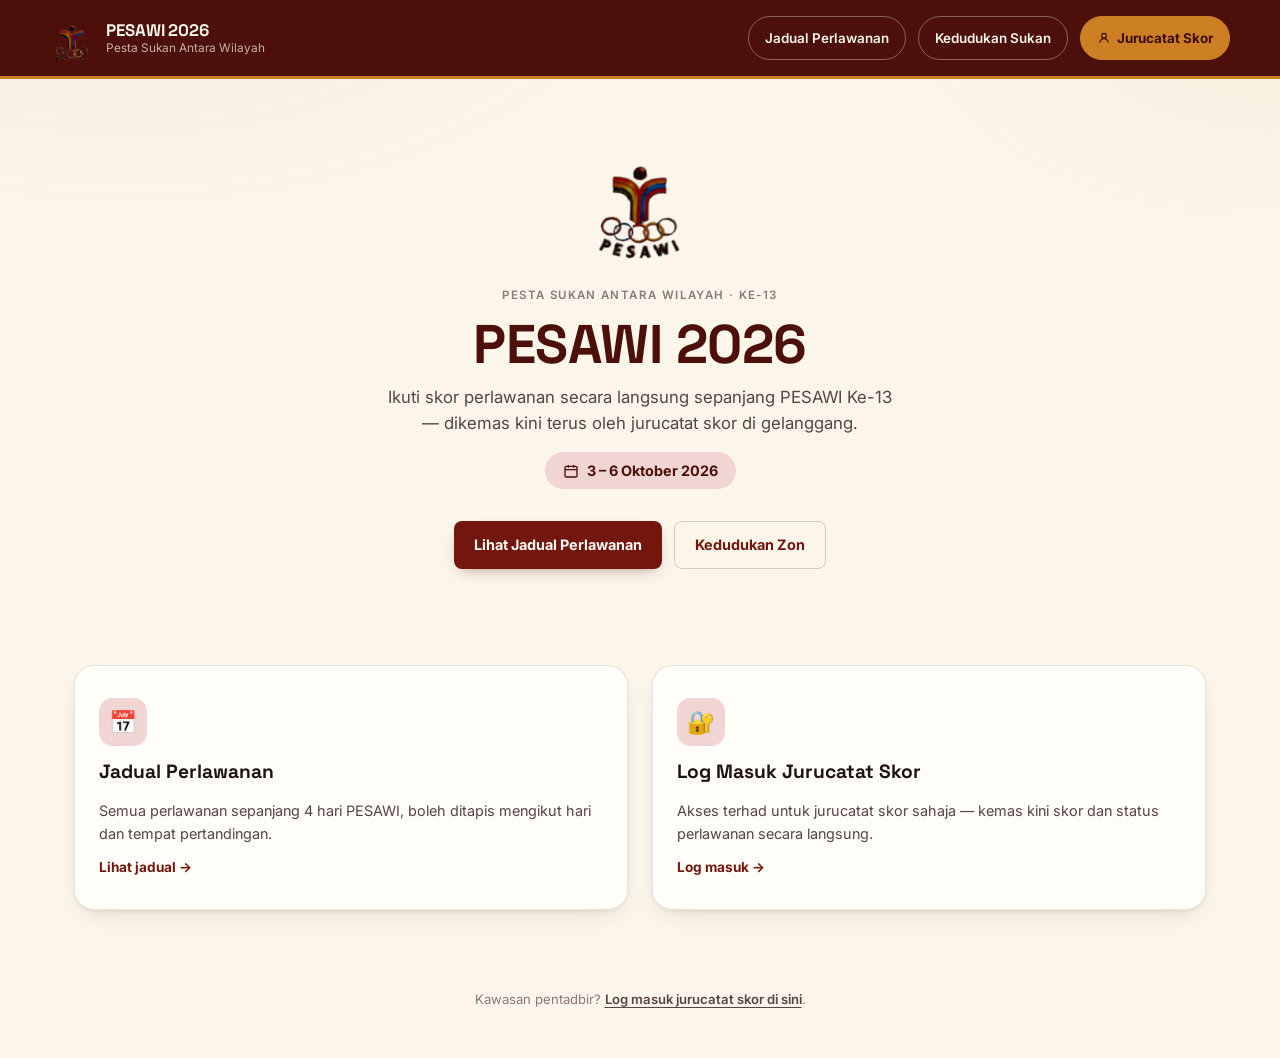
<file: index.html>
<!DOCTYPE html>
<html lang="ms">
<head>
<meta charset="UTF-8" />
<meta name="viewport" content="width=device-width, initial-scale=1" />
<title>PESAWI 2026 — Pesta Sukan Antara Wilayah</title>
<link rel="preconnect" href="https://fonts.googleapis.com">
<link rel="preconnect" href="https://fonts.gstatic.com" crossorigin>
<link href="https://fonts.googleapis.com/css2?family=Space+Grotesk:wght@500;600;700&family=Inter:wght@400;500;600;700&display=swap" rel="stylesheet">
<link rel="stylesheet" href="styles.css">
<style>
  .hero{ padding:var(--sp-8) 0 var(--sp-7); text-align:center; }
  .hero__logo{ width:auto; height:120px; margin:0 auto var(--sp-5); }
  .hero__eyebrow{ margin-bottom:var(--sp-3); }
  .hero__title{
    font-family:var(--font-display); font-weight:700; letter-spacing:-0.01em;
    font-size:clamp(2.2rem,6vw,3.4rem); color:var(--maroon-800); line-height:1.05;
  }
  .hero__sub{ font-size:1.05rem; color:var(--ink-600); margin-top:var(--sp-3); max-width:520px; margin-left:auto; margin-right:auto; }
  .hero__dates{
    display:inline-flex; align-items:center; gap:8px; margin-top:var(--sp-4);
    background:var(--maroon-100); color:var(--maroon-800); font-weight:700;
    padding:8px 18px; border-radius:999px; font-size:0.9rem;
  }
  .hero__actions{ display:flex; justify-content:center; gap:var(--sp-3); margin-top:var(--sp-6); flex-wrap:wrap; }

  .live-strip{ padding:0 0 var(--sp-7); }
  .live-strip__head{ display:flex; align-items:center; justify-content:space-between; margin-bottom:var(--sp-4); }
  .live-strip__grid{ display:grid; grid-template-columns:repeat(auto-fit, minmax(280px,1fr)); gap:var(--sp-4); }

  .quick-links{ display:grid; grid-template-columns:1fr 1fr; gap:var(--sp-5); padding:var(--sp-7) 0; }
  .quick-card{
    background:var(--cream-050); border:1px solid var(--line); border-radius:var(--r-lg);
    box-shadow:var(--shadow-card); padding:var(--sp-6) var(--sp-5); text-align:left;
    display:flex; flex-direction:column; gap:var(--sp-3); transition:transform .12s ease;
  }
  .quick-card:hover{ transform:translateY(-3px); }
  .quick-card:active{ transform:translateY(0); }
  .quick-card__icon{
    width:48px; height:48px; border-radius:var(--r-md); background:var(--maroon-100);
    display:flex; align-items:center; justify-content:center; font-size:1.4rem;
  }
  .quick-card h3{ font-family:var(--font-display); font-weight:700; font-size:1.2rem; }
  .quick-card p{ font-size:0.9rem; color:var(--ink-600); line-height:1.6; }
  .quick-card__arrow{ margin-top:auto; font-size:0.85rem; font-weight:700; color:var(--maroon-700); }

  .admin-footer-link{
    display:block; text-align:center; padding:var(--sp-6) 0 var(--sp-7);
    font-size:0.82rem; color:var(--ink-400);
  }
  .admin-footer-link a{ color:var(--ink-600); font-weight:600; text-decoration:underline; text-underline-offset:3px; }

  @media (max-width:640px){
    .quick-links{ grid-template-columns:1fr; }
  }
</style>
</head>
<body>

<header class="site-header">
  <div class="wrap site-header__row">
    <a class="brand" href="index.html" style="text-decoration:none;">
      <img class="brand__mark" src="assets/pesawi-icon.png" alt="Logo PESAWI" style="width:auto;height:44px;border-radius:0;background:none;object-fit:contain;" />
      <div class="brand__text">
        <span class="brand__title">PESAWI 2026</span>
        <span class="brand__sub">Pesta Sukan Antara Wilayah</span>
      </div>
    </a>
    <div class="nav-actions">
      <a class="nav-link" href="schedule.html">Jadual Perlawanan</a>
      <a class="nav-link" href="sports-index.html">Kedudukan Sukan</a>
      <a class="nav-link nav-link--gold" href="admin.html">
        <svg viewBox="0 0 24 24" width="14" height="14" fill="none" stroke="currentColor" stroke-width="2"><path d="M12 12a4 4 0 1 0 0-8 4 4 0 0 0 0 8ZM5 20a7 7 0 0 1 14 0"/></svg>
        Jurucatat Skor
      </a>
    </div>
  </div>
</header>

<main class="wrap">

  <section class="hero">
    <img class="hero__logo" src="assets/pesawi-lockup.png" alt="Logo PESAWI — Pesta Sukan Antara Wilayah" />
    <div class="hero__eyebrow eyebrow">Pesta Sukan Antara Wilayah · Ke-13</div>
    <h1 class="hero__title">PESAWI 2026</h1>
    <p class="hero__sub">Ikuti skor perlawanan secara langsung sepanjang PESAWI Ke-13 — dikemas kini terus oleh jurucatat skor di gelanggang.</p>
    <div class="hero__dates">
      <svg viewBox="0 0 24 24" width="16" height="16" fill="none" stroke="currentColor" stroke-width="2"><rect x="3" y="5" width="18" height="16" rx="2"/><path d="M8 3v4M16 3v4M3 10h18"/></svg>
      3 – 6 Oktober 2026
    </div>
    <div class="hero__actions">
      <a class="btn btn--primary" href="schedule.html">Lihat Jadual Perlawanan</a>
      <a class="btn btn--ghost" href="standings.html">Kedudukan Zon</a>
    </div>
  </section>

  <section class="live-strip" id="liveStrip" style="display:none;">
    <div class="live-strip__head">
      <h2 class="section-title">Sedang Berlangsung Sekarang</h2>
      <a class="nav-link" href="schedule.html" style="border-color:var(--line-strong); color:var(--maroon-700);">Lihat Semua ↗</a>
    </div>
    <div class="live-strip__grid" id="liveStripGrid"></div>
  </section>

  <section class="quick-links">
    <a class="quick-card" href="schedule.html">
      <span class="quick-card__icon">📅</span>
      <h3>Jadual Perlawanan</h3>
      <p>Semua perlawanan sepanjang 4 hari PESAWI, boleh ditapis mengikut hari dan tempat pertandingan.</p>
      <span class="quick-card__arrow">Lihat jadual →</span>
    </a>
    <a class="quick-card" href="admin.html">
      <span class="quick-card__icon">🔐</span>
      <h3>Log Masuk Jurucatat Skor</h3>
      <p>Akses terhad untuk jurucatat skor sahaja — kemas kini skor dan status perlawanan secara langsung.</p>
      <span class="quick-card__arrow">Log masuk →</span>
    </a>
  </section>

</main>

<footer class="wrap admin-footer-link">
  Kawasan pentadbir? <a href="admin.html">Log masuk jurucatat skor di sini</a>.
</footer>

<script src="mock-data.js"></script>
<script>
(function(){
  // matchCardHTML() now lives in mock-data.js as publicMatchCardHTML()
  // (shared with sport.html)

  MatchStore.subscribe(matches => {
    const live = matches.filter(m => m.status === 'live').slice(0, 3);
    const strip = document.getElementById('liveStrip');
    const grid = document.getElementById('liveStripGrid');
    if(live.length === 0){
      strip.style.display = 'none';
      return;
    }
    strip.style.display = 'block';
    grid.innerHTML = live.map(publicMatchCardHTML).join('');
  });
})();
</script>
</body>
</html>
</file>
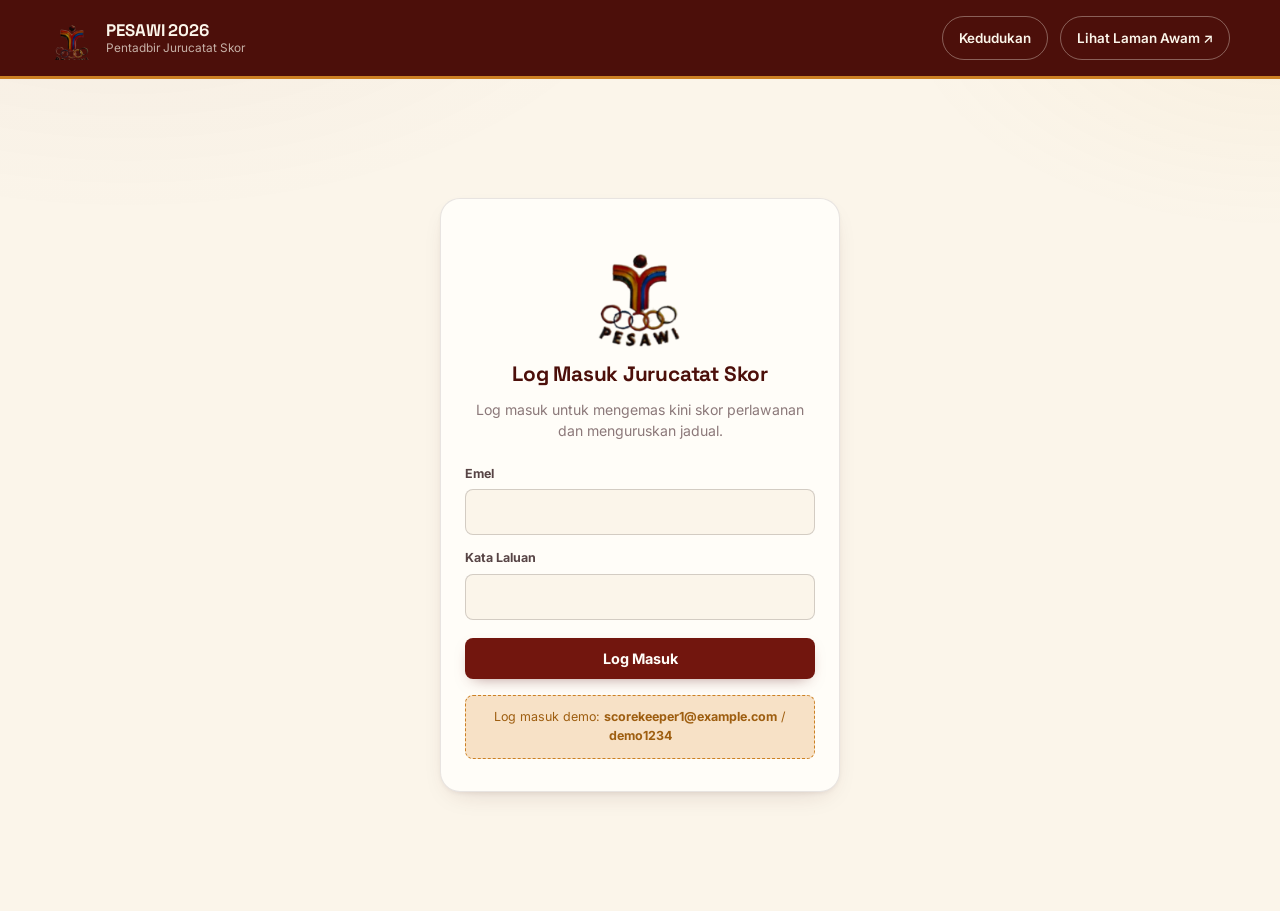
<file: admin-sport.html>
<!DOCTYPE html>
<html lang="ms">
<head>
<meta charset="UTF-8" />
<meta name="viewport" content="width=device-width, initial-scale=1" />
<title>Pentadbir Sukan — PESAWI 2026</title>
<link rel="preconnect" href="https://fonts.googleapis.com">
<link rel="preconnect" href="https://fonts.gstatic.com" crossorigin>
<link href="https://fonts.googleapis.com/css2?family=Space+Grotesk:wght@500;600;700&family=Inter:wght@400;500;600;700&display=swap" rel="stylesheet">
<link rel="stylesheet" href="styles.css">
<script src="mock-data.js"></script>
<script>
  // Auth gate, run before <body> parses so protected content never flashes.
  // Same client-only demo-auth as admin.html — this page has no login form
  // of its own, it just bounces unauthenticated visitors to admin.html.
  if(!AUTH.isLoggedIn()){
    location.replace('admin.html');
  }
</script>
</head>
<body>

<header class="site-header">
  <div class="wrap site-header__row">
    <a class="brand" href="index.html" style="text-decoration:none;">
      <img class="brand__mark" src="assets/pesawi-icon.png" alt="Logo PESAWI" style="width:auto;height:44px;border-radius:0;background:none;object-fit:contain;" />
      <div class="brand__text">
        <span class="brand__title">PESAWI 2026</span>
        <span class="brand__sub">Pentadbir Jurucatat Skor</span>
      </div>
    </a>
    <div class="nav-actions" id="navActions"></div>
  </div>
</header>

<main class="wrap" id="mainArea">
  <a class="btn btn--ghost btn--sm" href="admin.html" style="margin-top:var(--sp-5);">← Kembali</a>

  <div class="admin-toolbar">
    <h1 class="page-title" id="sportPageTitle">Sukan</h1>
    <button class="btn btn--gold" id="newMatchBtn" type="button">+ Perlawanan Baharu</button>
  </div>
  <div class="chip-row" id="sportDayChips" style="margin-bottom:20px;"></div>
  <div id="sportMatchList" class="admin-list"></div>
</main>

<div class="toast-stack" id="toastStack"></div>

<script>
(function(){
  // ---------------- NAV (same pattern as admin.html's logged-in state) ----------------
  function renderNav(){
    const nav = document.getElementById('navActions');
    nav.innerHTML = `
      <span class="muted" style="color:rgba(251,245,234,0.75);font-size:0.8rem;">${AUTH.currentUser()}</span>
      <a class="nav-link" href="standings.html">Kedudukan</a>
      <a class="nav-link" href="schedule.html" target="_blank">Lihat Laman Awam ↗</a>
      <button class="nav-link nav-link--gold" id="logoutBtn" type="button">Log Keluar</button>`;
    // no login form on this page — logging out here has nowhere protected
    // left to show, so send the user back to admin.html
    document.getElementById('logoutBtn').addEventListener('click', () => { AUTH.logout(); location.href = 'admin.html'; });
  }
  renderNav();

  // ---------------- URL PARAMS ----------------
  const params = new URLSearchParams(location.search);
  const sportParam = params.get('sport');
  const categoryParam = params.get('category'); // null/absent is valid — sports with no categories

  const displayLabel = sportDisplayLabel(sportParam, categoryParam);
  document.getElementById('sportPageTitle').textContent = displayLabel;
  document.title = `${displayLabel} — Pentadbir PESAWI 2026`;

  // ---------------- DAY FILTER (same chip pattern as admin.html) ----------------
  let dayFilter = 'all';
  let allMatches = [];

  const dayChips = document.getElementById('sportDayChips');
  dayChips.innerHTML = `<button class="chip is-active" data-day="all" type="button">Semua Hari</button>` +
    EVENT_DAYS.map((iso,i) => {
      const { short } = dayLabel(iso);
      return `<button class="chip" data-day="${iso}" type="button">Hari ${i+1}<small>${short}</small></button>`;
    }).join('');
  dayChips.addEventListener('click', e => {
    const btn = e.target.closest('.chip');
    if(!btn) return;
    dayFilter = btn.dataset.day;
    dayChips.querySelectorAll('.chip').forEach(c => c.classList.toggle('is-active', c === btn));
    render();
  });

  // ---------------- LIST ----------------
  function sportEmptyStateHTML(){
    return `<div class="card empty-state">
      <div class="empty-state__icon">📋</div>
      <div class="empty-state__title">Tiada perlawanan untuk sukan/kategori ini</div>
      <p class="muted">Cuba hari lain, atau kembali ke senarai penuh.</p>
    </div>`;
  }

  function sportLoadingHTML(){
    return Array.from({length:2}).map(() => `
      <div class="skeleton-card" style="height:220px;">
        <div class="skeleton-line" style="width:35%;height:14px;margin-bottom:18px;"></div>
        <div class="skeleton-line" style="width:60%;height:22px;margin-bottom:24px;"></div>
        <div class="skeleton-line" style="width:100%;height:64px;margin-bottom:18px;"></div>
        <div class="skeleton-line" style="width:80%;height:38px;"></div>
      </div>`).join('');
  }

  function render(){
    const list = document.getElementById('sportMatchList');
    const filtered = allMatches
      .filter(m => m.sport === sportParam)
      .filter(m => !categoryParam || m.category === categoryParam)
      .filter(m => dayFilter === 'all' || m.date === dayFilter);
    list.innerHTML = filtered.length === 0 ? sportEmptyStateHTML() : filtered.map(adminMatchHTML).join('');
  }

  // ---------------- MATCH FORM (shared with admin.html) ----------------
  document.body.insertAdjacentHTML('beforeend', matchFormModalHTML());
  const { openForm } = wireMatchForm();

  // "+ Perlawanan Baharu" pre-fills sport/category from this page's own
  // URL params — the admin already navigated into that specific context,
  // so a brand-new match here shouldn't make them re-pick what they just chose.
  document.getElementById('newMatchBtn').addEventListener('click', () => {
    openForm(null, { sport: sportParam, category: categoryParam });
  });

  // "Edit Butiran" now opens the shared modal inline instead of redirecting.
  wireAdminMatchEvents(document.getElementById('sportMatchList'), match => openForm(match));

  // ---- show skeletons briefly, then subscribe (same simulated-fetch
  // pattern as every other page in this app) ----
  document.getElementById('sportMatchList').innerHTML = sportLoadingHTML();
  setTimeout(() => {
    MatchStore.subscribe(matches => {
      allMatches = matches;
      render();
    });
  }, 650);
})();
</script>
</body>
</html>
</file>
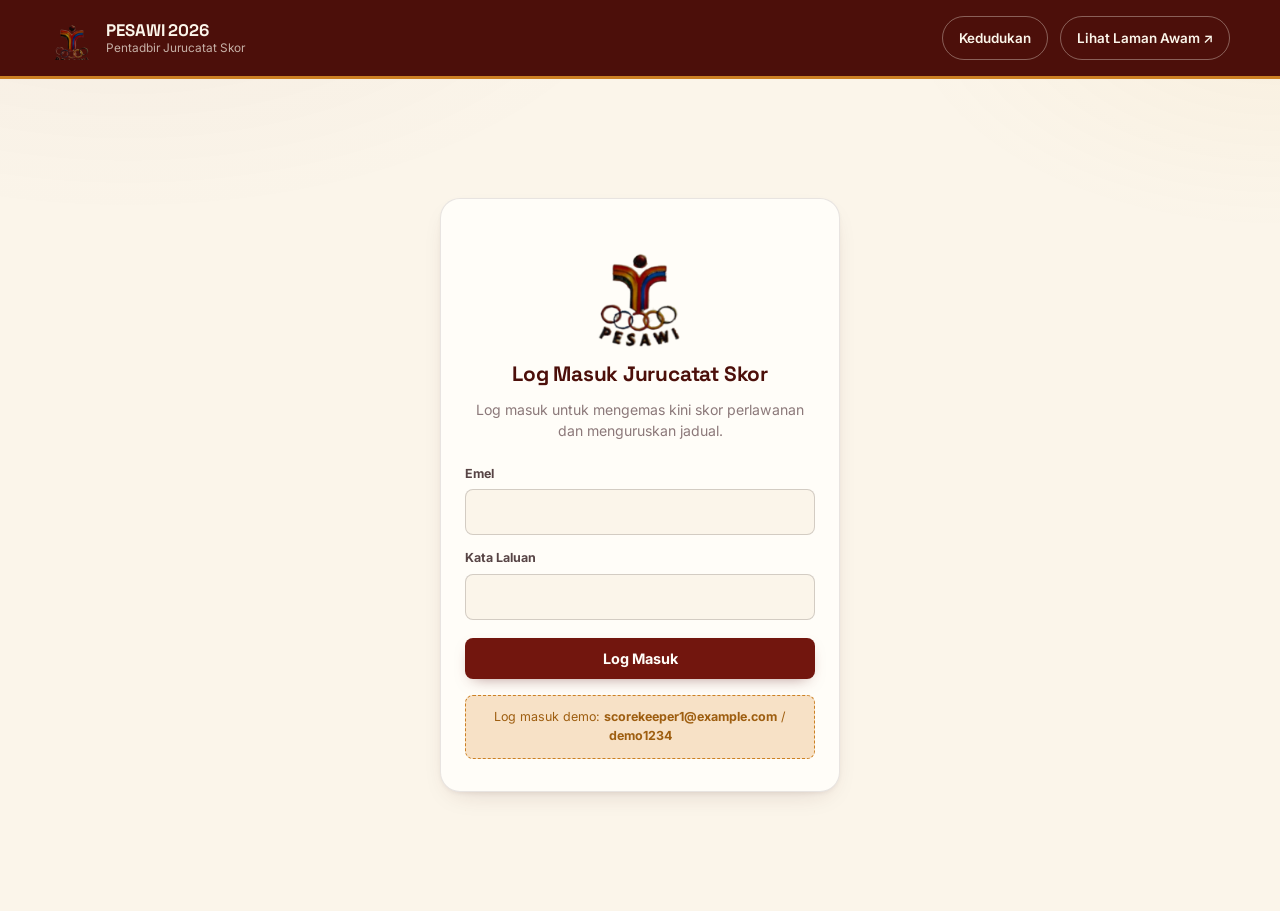
<file: admin.html>
<!DOCTYPE html>
<html lang="ms">
<head>
<meta charset="UTF-8" />
<meta name="viewport" content="width=device-width, initial-scale=1" />
<title>Pentadbir Jurucatat Skor — PESAWI 2026</title>
<link rel="preconnect" href="https://fonts.googleapis.com">
<link rel="preconnect" href="https://fonts.gstatic.com" crossorigin>
<link href="https://fonts.googleapis.com/css2?family=Space+Grotesk:wght@500;600;700&family=Inter:wght@400;500;600;700&display=swap" rel="stylesheet">
<link rel="stylesheet" href="styles.css">
</head>
<body>

<header class="site-header">
  <div class="wrap site-header__row">
    <a class="brand" href="index.html" style="text-decoration:none;">
      <img class="brand__mark" src="assets/pesawi-icon.png" alt="Logo PESAWI" style="width:auto;height:44px;border-radius:0;background:none;object-fit:contain;" />
      <div class="brand__text">
        <span class="brand__title">PESAWI 2026</span>
        <span class="brand__sub">Pentadbir Jurucatat Skor</span>
      </div>
    </a>
    <div class="nav-actions" id="navActions"></div>
  </div>
</header>

<main class="wrap" id="mainArea">

  <!-- LOGIN -->
  <div class="login-screen" id="loginScreen">
    <div class="card login-card">
      <div class="login-card__head">
        <img class="login-card__mark" src="assets/pesawi-lockup.png" alt="Logo PESAWI" style="width:auto;height:120px;border-radius:0;background:none;object-fit:contain;" />
        <h1 class="page-title" style="font-size:1.3rem;">Log Masuk Jurucatat Skor</h1>
        <p class="muted">Log masuk untuk mengemas kini skor perlawanan dan menguruskan jadual.</p>
      </div>
      <form id="loginForm">
        <div class="field">
          <label for="loginEmail">Emel</label>
          <input class="input" type="email" id="loginEmail" autocomplete="username" required />
        </div>
        <div class="field" style="margin-top:14px;">
          <label for="loginPassword">Kata Laluan</label>
          <input class="input" type="password" id="loginPassword" autocomplete="current-password" required />
        </div>
        <p class="field-error" id="loginError" style="display:none; margin-top:10px;">Emel atau kata laluan salah.</p>
        <button class="btn btn--primary btn--block" type="submit" style="margin-top:18px;">Log Masuk</button>
      </form>
      <div class="login-hint">Log masuk demo: <strong>scorekeeper1@example.com</strong> / <strong>demo1234</strong></div>
    </div>
  </div>

  <!-- HUB (default view after login) -->
  <div id="adminHub" style="display:none;">
    <div id="hubMainView">
      <div class="standings-lead">
        <h1 class="page-title">Pilih Sukan</h1>
        <p class="muted">Pilih sukan untuk mula mengemas kini skor</p>
      </div>
      <div id="hubSportGrid" class="sport-breakdown-grid"></div>
      <div style="margin-top:var(--sp-6); padding-bottom:var(--sp-7);">
        <button class="btn btn--ghost btn--sm" id="viewAllMatchesBtn" type="button">Lihat Semua Perlawanan</button>
      </div>
    </div>

    <div id="hubCategoryView" style="display:none;">
      <button class="btn btn--ghost btn--sm" id="hubBackBtn" type="button" style="margin:var(--sp-5) 0;">← Kembali</button>
      <div class="standings-lead" style="padding-top:0;">
        <h1 class="page-title" id="hubCategoryHeading">Sukan</h1>
        <p class="muted">Pilih kumpulan</p>
      </div>
      <div id="hubCategoryGrid" class="sport-breakdown-grid" style="padding-bottom:var(--sp-7);"></div>
    </div>
  </div>

  <!-- DASHBOARD (flat match list — reached via "Lihat Semua Perlawanan") -->
  <div id="adminDashboard" style="display:none;">
    <div class="admin-toolbar">
      <h1 class="page-title">Pengurusan Perlawanan</h1>
      <button class="btn btn--gold" id="newMatchBtn" type="button">+ Perlawanan Baharu</button>
    </div>
    <div class="chip-row" id="adminDayChips" style="margin-bottom:20px;"></div>
    <div id="adminList" class="admin-list"></div>
  </div>

</main>

<!-- MATCH FORM — markup inserted at init via matchFormModalHTML() (mock-data.js), shared with admin-sport.html -->

<div class="toast-stack" id="toastStack"></div>

<script src="mock-data.js"></script>
<script>
(function(){
  let unsubscribe = null;
  let dashboardLoading = false;
  let allMatches = [];
  let adminDayFilter = 'all';

  // ---------------- NAV ----------------
  function renderNav(){
    const nav = document.getElementById('navActions');
    if(AUTH.isLoggedIn()){
      nav.innerHTML = `
        <span class="muted" style="color:rgba(251,245,234,0.75);font-size:0.8rem;">${AUTH.currentUser()}</span>
        <a class="nav-link" href="standings.html">Kedudukan</a>
        <a class="nav-link" href="schedule.html" target="_blank">Lihat Laman Awam ↗</a>
        <button class="nav-link nav-link--gold" id="logoutBtn" type="button">Log Keluar</button>`;
      document.getElementById('logoutBtn').addEventListener('click', () => { AUTH.logout(); renderNav(); showLogin(); });
    } else {
      nav.innerHTML = `<a class="nav-link" href="standings.html">Kedudukan</a><a class="nav-link" href="schedule.html">Lihat Laman Awam ↗</a>`;
    }
  }

  // ---------------- LOGIN ----------------
  document.getElementById('loginForm').addEventListener('submit', e => {
    e.preventDefault();
    const email = document.getElementById('loginEmail').value;
    const pw = document.getElementById('loginPassword').value;
    if(AUTH.login(email, pw)){
      document.getElementById('loginError').style.display = 'none';
      renderNav();
      showApp();
    } else {
      document.getElementById('loginError').style.display = 'block';
    }
  });

  function showLogin(){
    document.getElementById('loginScreen').style.display = 'flex';
    document.getElementById('adminHub').style.display = 'none';
    document.getElementById('adminDashboard').style.display = 'none';
  }
  // Hub is now the default view straight after login — the flat match
  // list (previously shown here) moved to showDashboard(), reached one
  // click away via "Lihat Semua Perlawanan".
  function showApp(){
    document.getElementById('loginScreen').style.display = 'none';
    document.getElementById('adminDashboard').style.display = 'none';
    document.getElementById('adminHub').style.display = 'block';
    showHubMainView();
    buildHubOnce();
  }
  function showDashboard(){
    document.getElementById('adminHub').style.display = 'none';
    document.getElementById('adminDashboard').style.display = 'block';
    initDashboardOnce();
  }

  // ---------------- HUB ----------------
  function scoringFormatLabel(sport){
    if(sport.scoringType === 'sets') return 'Format set';
    if(sport.scoringType === 'countdown') return `Countdown ${sport.startValue}`;
    return 'Mata terkumpul';
  }

  function hubSportCardHTML(s){
    const subtitle = (s.categories && s.categories.length)
      ? `${s.categories.length} kumpulan`
      : scoringFormatLabel(s);
    return `
    <button class="card sport-breakdown-card" data-sport="${s.id}" type="button" style="align-items:center; text-align:center; gap:6px;">
      <span style="font-size:2rem; line-height:1;">${s.icon}</span>
      <span class="section-title">${s.label}</span>
      <span class="muted">${subtitle}</span>
    </button>`;
  }

  function showHubMainView(){
    document.getElementById('hubCategoryView').style.display = 'none';
    document.getElementById('hubMainView').style.display = 'block';
  }

  function showHubCategoryView(meta){
    document.getElementById('hubCategoryHeading').textContent = meta.label;
    const grid = document.getElementById('hubCategoryGrid');
    grid.innerHTML = meta.categories.map(c => `
      <button class="card sport-breakdown-card" data-category="${c.id}" type="button" style="align-items:center; text-align:center;">
        <span class="section-title">${c.label}</span>
      </button>`).join('');
    // reassigned fresh each time this view is entered — safe against
    // duplicate-listener buildup since a new category grid is rendered above
    grid.onclick = e => {
      const btn = e.target.closest('[data-category]');
      if(!btn) return;
      location.href = `admin-sport.html?sport=${meta.id}&category=${btn.dataset.category}`;
    };
    document.getElementById('hubMainView').style.display = 'none';
    document.getElementById('hubCategoryView').style.display = 'block';
  }

  let hubBuilt = false;
  function buildHubOnce(){
    if(hubBuilt) return;
    document.getElementById('hubSportGrid').innerHTML = SPORTS.map(hubSportCardHTML).join('');
    document.getElementById('hubSportGrid').addEventListener('click', e => {
      const btn = e.target.closest('[data-sport]');
      if(!btn) return;
      const meta = sportMeta(btn.dataset.sport);
      if(meta.categories && meta.categories.length){
        showHubCategoryView(meta);
      } else {
        location.href = `admin-sport.html?sport=${meta.id}`;
      }
    });
    document.getElementById('hubBackBtn').addEventListener('click', showHubMainView);
    document.getElementById('viewAllMatchesBtn').addEventListener('click', showDashboard);
    hubBuilt = true;
  }

  // ---------------- DASHBOARD ----------------
  function initDashboardOnce(){
    if(unsubscribe || dashboardLoading) return;
    dashboardLoading = true;

    // day filter chips
    const dayChips = document.getElementById('adminDayChips');
    dayChips.innerHTML = `<button class="chip is-active" data-day="all" type="button">Semua Hari</button>` +
      EVENT_DAYS.map((iso,i) => {
        const { short } = dayLabel(iso);
        return `<button class="chip" data-day="${iso}" type="button">Hari ${i+1}<small>${short}</small></button>`;
      }).join('');
    dayChips.addEventListener('click', e => {
      const btn = e.target.closest('.chip');
      if(!btn) return;
      adminDayFilter = btn.dataset.day;
      dayChips.querySelectorAll('.chip').forEach(c => c.classList.toggle('is-active', c === btn));
      renderAdminList();
    });

    // ---- show skeletons briefly, then subscribe (same simulated-fetch
    // pattern as schedule.html, mirroring the eventual onSnapshot() latency
    // documented in mock-data.js) ----
    document.getElementById('adminList').innerHTML = adminLoadingHTML();
    setTimeout(() => {
      unsubscribe = MatchStore.subscribe(matches => {
        allMatches = matches;
        renderAdminList();
      });
    }, 650);
  }

  function adminLoadingHTML(){
    return Array.from({length:3}).map(() => `
      <div class="skeleton-card" style="height:220px;">
        <div class="skeleton-line" style="width:35%;height:14px;margin-bottom:18px;"></div>
        <div class="skeleton-line" style="width:60%;height:22px;margin-bottom:24px;"></div>
        <div class="skeleton-line" style="width:100%;height:64px;margin-bottom:18px;"></div>
        <div class="skeleton-line" style="width:80%;height:38px;"></div>
      </div>`).join('');
  }

  function adminEmptyStateHTML(){
    return `<div class="card empty-state">
      <div class="empty-state__icon">📋</div>
      <div class="empty-state__title">Tiada perlawanan untuk hari ini</div>
      <p class="muted">Cipta satu dengan "+ Perlawanan Baharu" di atas.</p>
    </div>`;
  }

  // simpleScorePanelHTML/setsScorePanelHTML/countdownScorePanelHTML/
  // adminMatchHTML now live in mock-data.js (shared with admin-sport.html)

  function renderAdminList(){
    const list = document.getElementById('adminList');
    const filtered = adminDayFilter === 'all' ? allMatches : allMatches.filter(m => m.date === adminDayFilter);
    list.innerHTML = filtered.length === 0 ? adminEmptyStateHTML() : filtered.map(adminMatchHTML).join('');
  }

  // ---------------- MATCH FORM ----------------
  // matchFormModalHTML()/wireMatchForm() now live in mock-data.js (shared
  // with admin-sport.html) — this page just inserts the markup once and
  // wires its own "+ Perlawanan Baharu" button to the returned openForm().
  document.body.insertAdjacentHTML('beforeend', matchFormModalHTML());
  const { openForm } = wireMatchForm();
  document.getElementById('newMatchBtn').addEventListener('click', () => openForm(null));

  // event delegation for the match list — now shared with admin-sport.html.
  // "Edit Butiran" and "Padam" both handled by wireAdminMatchEvents itself
  // (delete included); "Edit Butiran" opens the shared form modal via onEdit.
  wireAdminMatchEvents(document.getElementById('adminList'), match => openForm(match));

  // showToast() now lives in mock-data.js (shared with admin-sport.html)

  // ---------------- INIT ----------------
  renderNav();
  if(AUTH.isLoggedIn()) showApp(); else showLogin();
})();
</script>
</body>
</html>
</file>
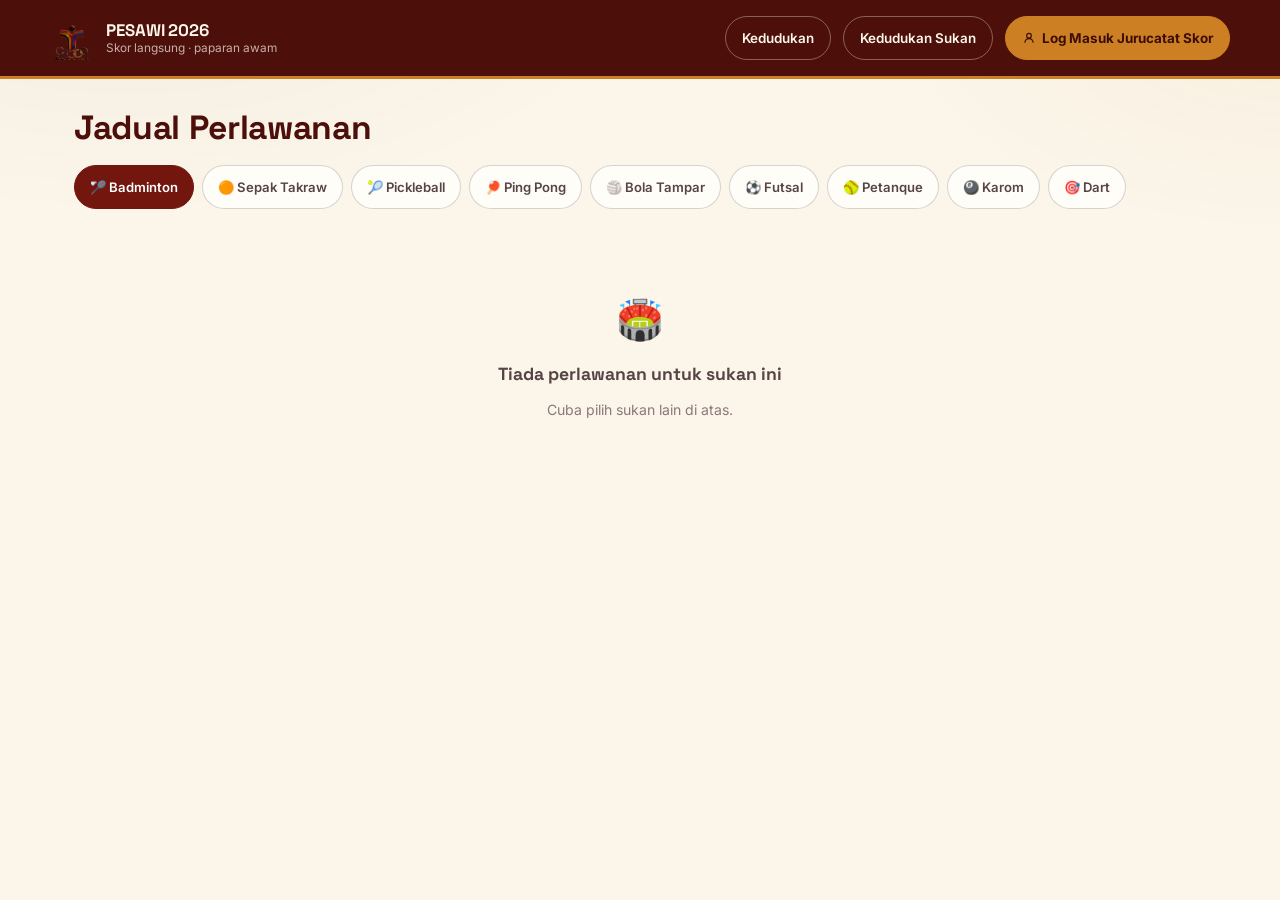
<file: schedule.html>
<!DOCTYPE html>
<html lang="ms">
<head>
<meta charset="UTF-8" />
<meta name="viewport" content="width=device-width, initial-scale=1" />
<title>Jadual Perlawanan — PESAWI 2026</title>
<link rel="preconnect" href="https://fonts.googleapis.com">
<link rel="preconnect" href="https://fonts.gstatic.com" crossorigin>
<link href="https://fonts.googleapis.com/css2?family=Space+Grotesk:wght@500;600;700&family=Inter:wght@400;500;600;700&display=swap" rel="stylesheet">
<link rel="stylesheet" href="styles.css">
</head>
<body>

<header class="site-header">
  <div class="wrap site-header__row">
    <a class="brand" href="index.html" style="text-decoration:none;">
      <img class="brand__mark" src="assets/pesawi-icon.png" alt="Logo PESAWI" style="width:auto;height:44px;border-radius:0;background:none;object-fit:contain;" />
      <div class="brand__text">
        <span class="brand__title">PESAWI 2026</span>
        <span class="brand__sub">Skor langsung · paparan awam</span>
      </div>
    </a>
    <div class="nav-actions">
      <a class="nav-link" href="standings.html">Kedudukan</a>
      <a class="nav-link" href="sports-index.html">Kedudukan Sukan</a>
      <a class="nav-link nav-link--gold" href="admin.html">
        <svg viewBox="0 0 24 24" width="14" height="14" fill="none" stroke="currentColor" stroke-width="2"><path d="M12 12a4 4 0 1 0 0-8 4 4 0 0 0 0 8ZM5 20a7 7 0 0 1 14 0"/></svg>
        Log Masuk Jurucatat Skor
      </a>
    </div>
  </div>
</header>

<main class="wrap">
  <div class="filter-bar">
    <h1 class="page-title">Jadual Perlawanan</h1>
    <div class="chip-row" id="sportTabs"></div>
  </div>

  <div id="matchArea"></div>
</main>

<div class="overlay" id="detailOverlay">
  <div class="modal" role="dialog" aria-modal="true">
    <div class="modal__head">
      <span class="eyebrow">Butiran Perlawanan</span>
      <button class="modal__close" id="closeDetail" aria-label="Close">&times;</button>
    </div>
    <div class="modal__body" id="detailBody"></div>
  </div>
</div>

<script src="mock-data.js"></script>
<script>
(function(){
  let activeSport = null; // decided once, from the first live-data load (see ensureActiveSportAndTabs)
  let currentMatches = [];
  let openMatchId = null;
  let tabsBuilt = false;

  // ---- sport tabs (blended across categories — Futsal/Bola Tampar show
  // every category's matches together under one tab, per spec) ----
  const sportTabs = document.getElementById('sportTabs');

  function ensureActiveSportAndTabs(matches){
    if(tabsBuilt) return; // default tab is chosen once, on first load — not re-picked on every live update
    const liveMatch = matches.find(m => m.status === 'live');
    activeSport = liveMatch ? liveMatch.sport : SPORTS[0].id;
    sportTabs.innerHTML = SPORTS.map(s =>
      `<button class="chip${s.id === activeSport ? ' is-active' : ''}" data-sport="${s.id}" type="button">${s.icon} ${s.label}</button>`
    ).join('');
    sportTabs.addEventListener('click', e => {
      const btn = e.target.closest('.chip');
      if(!btn) return;
      activeSport = btn.dataset.sport;
      sportTabs.querySelectorAll('.chip').forEach(c => c.classList.toggle('is-active', c === btn));
      render();
    });
    tabsBuilt = true;
  }

  function statusRank(s){ return s === 'live' ? 0 : s === 'upcoming' ? 1 : 2; }

  function applySportFilter(matches){
    return matches
      .filter(m => m.sport === activeSport)
      .sort((a,b) => statusRank(a.status) - statusRank(b.status) || a.date.localeCompare(b.date));
  }

  function matchCardHTML(m){
    const meta = sportMeta(m.sport);
    const catLabel = meta.categories ? categoryLabel(m.sport, m.category) : '';
    return `
    <button class="card match-card-row" data-open="${m.id}" type="button" style="display:block; width:100%; padding:0; text-align:left;">
      <div style="position:relative; text-align:center; padding:var(--sp-4) var(--sp-6) 0;">
        <span class="sport-tag" style="justify-content:center;">
          <span class="sport-icon">${meta.icon}</span>${meta.label}
        </span>
        ${catLabel ? `<div class="muted" style="font-size:0.78rem; margin-top:2px;">${catLabel}</div>` : ''}
        <div style="position:absolute; top:var(--sp-4); right:var(--sp-4);">${statusBadgeHTML(m.status)}</div>
      </div>
      <div style="border-top:1px solid var(--line); margin:var(--sp-4) var(--sp-5) 0;"></div>
      <div style="display:flex; align-items:center; justify-content:center; gap:var(--sp-4); padding:var(--sp-4) var(--sp-5);">
        <span class="team-name" style="flex:1; text-align:right;">${escapeHtml(m.groupA)}</span>
        <div class="score-display score-display--card">
          <span>${m.scoreA}</span><span class="vs-sep">–</span><span>${m.scoreB}</span>
        </div>
        <span class="team-name" style="flex:1; text-align:left;">${escapeHtml(m.groupB)}</span>
      </div>
      <div style="border-top:1px solid var(--line); margin:0 var(--sp-5);"></div>
      <div class="muted" style="text-align:center; padding:var(--sp-3) var(--sp-5) var(--sp-4);">${escapeHtml(m.venue)}</div>
    </button>`;
  }

  function emptyStateHTML(){
    return `<div class="empty-state">
      <div class="empty-state__icon">🏟️</div>
      <div class="empty-state__title">Tiada perlawanan untuk sukan ini</div>
      <p class="muted">Cuba pilih sukan lain di atas.</p>
    </div>`;
  }

  function loadingHTML(){
    return `<div style="display:flex; flex-direction:column; gap:var(--sp-4); padding-bottom:var(--sp-7);">` + Array.from({length:3}).map(() => `
      <div class="skeleton-card" style="height:140px;">
        <div class="skeleton-line" style="width:30%;height:14px;margin:0 auto 16px;"></div>
        <div class="skeleton-line" style="width:60%;height:28px;margin:0 auto 12px;"></div>
        <div class="skeleton-line" style="width:40%;height:14px;margin:0 auto;"></div>
      </div>`).join('') + `</div>`;
  }

  function render(){
    const area = document.getElementById('matchArea');
    const filtered = applySportFilter(currentMatches);
    if(filtered.length === 0){
      area.innerHTML = emptyStateHTML();
      return;
    }
    area.innerHTML = `<div style="display:flex; flex-direction:column; gap:var(--sp-4); padding-bottom:var(--sp-7);">${filtered.map(matchCardHTML).join('')}</div>`;
    area.querySelectorAll('[data-open]').forEach(card => {
      card.addEventListener('click', () => openDetail(card.dataset.open));
    });
  }

  // ---- match detail modal ----
  const overlay = document.getElementById('detailOverlay');
  const detailBody = document.getElementById('detailBody');

  function setsSummaryLineHTML(m){
    if(!isSetsSport(m.sport) || !m.sets.length) return '';
    const parts = m.sets.map((s,i) => `Set ${i+1}: ${s.scoreA}–${s.scoreB}`).join(' · ');
    return `<p style="margin-top:var(--sp-2); font-size:0.8rem; color:rgba(251,245,234,0.75);">${parts}</p>`;
  }

  function detailHTML(m){
    const meta = sportMeta(m.sport);
    const { short } = dayLabel(m.date);
    const hasStream = !!m.tiktokLiveUrl;
    return `
    <div class="detail-scoreboard">
      ${statusBadgeHTML(m.status)}
      <div class="detail-teams" style="margin-top:var(--sp-4);">
        <span class="detail-team-name">${escapeHtml(m.groupA)}</span>
        <span class="detail-score">${m.scoreA}<span class="detail-sep">–</span>${m.scoreB}</span>
        <span class="detail-team-name">${escapeHtml(m.groupB)}</span>
      </div>
      ${setsSummaryLineHTML(m)}
      <div class="detail-meta-row">
        <span class="detail-meta-item">${meta.icon}&nbsp;${sportDisplayLabel(m.sport, m.category)}</span>
        <span class="detail-meta-item">📍 ${escapeHtml(m.venue)}</span>
        <span class="detail-meta-item">📅 ${short}</span>
      </div>
      <div class="detail-actions">
        ${hasStream
          ? `<a class="btn btn--tiktok" href="${escapeHtml(safeUrl(m.tiktokLiveUrl))}" target="_blank" rel="noopener">${tiktokIconSVG()}Tonton Secara Langsung di TikTok</a>`
          : `<button class="btn btn--tiktok is-disabled" type="button" disabled>${tiktokIconSVG()}Pautan siaran belum tersedia</button>`
        }
      </div>
    </div>`;
  }

  function openDetail(id){
    openMatchId = id;
    const m = MatchStore.getById(id);
    if(!m) return;
    detailBody.innerHTML = detailHTML(m);
    overlay.classList.add('is-open');
    history.replaceState(null, '', '#match-' + id);
  }
  function closeDetail(){
    openMatchId = null;
    overlay.classList.remove('is-open');
    history.replaceState(null, '', location.pathname);
  }
  document.getElementById('closeDetail').addEventListener('click', closeDetail);
  overlay.addEventListener('click', e => { if(e.target === overlay) closeDetail(); });
  document.addEventListener('keydown', e => { if(e.key === 'Escape') closeDetail(); });

  // ---- initial load: show skeletons briefly, then subscribe (mimics an
  // initial Firestore fetch before onSnapshot starts pushing updates) ----
  document.getElementById('matchArea').innerHTML = loadingHTML();
  setTimeout(() => {
    MatchStore.subscribe(matches => {
      currentMatches = matches;
      ensureActiveSportAndTabs(matches);
      render();
      if(openMatchId){
        const m = MatchStore.getById(openMatchId);
        if(m) detailBody.innerHTML = detailHTML(m);
      }
    });
    const hashId = location.hash.replace('#match-', '');
    if(hashId) openDetail(hashId);
  }, 650);
})();
</script>
</body>
</html>
</file>
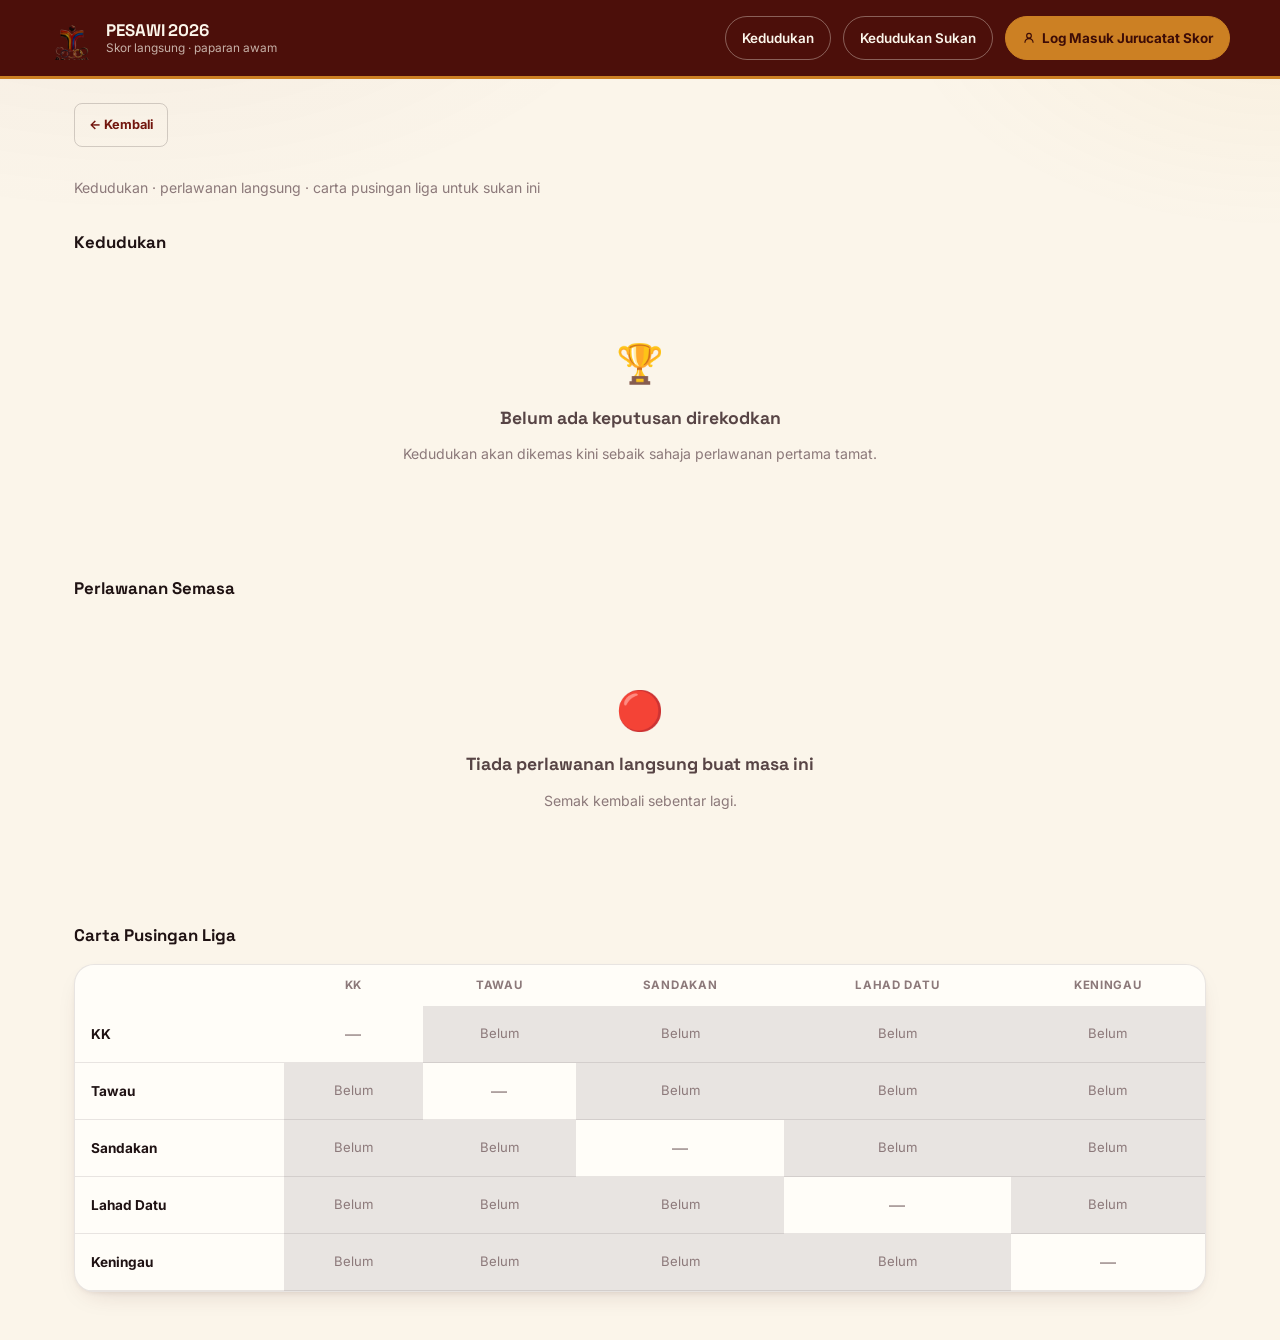
<file: sport.html>
<!DOCTYPE html>
<html lang="ms">
<head>
<meta charset="UTF-8" />
<meta name="viewport" content="width=device-width, initial-scale=1" />
<title>Sukan — PESAWI 2026</title>
<link rel="preconnect" href="https://fonts.googleapis.com">
<link rel="preconnect" href="https://fonts.gstatic.com" crossorigin>
<link href="https://fonts.googleapis.com/css2?family=Space+Grotesk:wght@500;600;700&family=Inter:wght@400;500;600;700&display=swap" rel="stylesheet">
<link rel="stylesheet" href="styles.css">
</head>
<body>

<header class="site-header">
  <div class="wrap site-header__row">
    <a class="brand" href="index.html" style="text-decoration:none;">
      <img class="brand__mark" src="assets/pesawi-icon.png" alt="Logo PESAWI" style="width:auto;height:44px;border-radius:0;background:none;object-fit:contain;" />
      <div class="brand__text">
        <span class="brand__title">PESAWI 2026</span>
        <span class="brand__sub">Skor langsung · paparan awam</span>
      </div>
    </a>
    <div class="nav-actions">
      <a class="nav-link" href="standings.html">Kedudukan</a>
      <a class="nav-link" href="sports-index.html">Kedudukan Sukan</a>
      <a class="nav-link nav-link--gold" href="admin.html">
        <svg viewBox="0 0 24 24" width="14" height="14" fill="none" stroke="currentColor" stroke-width="2"><path d="M12 12a4 4 0 1 0 0-8 4 4 0 0 0 0 8ZM5 20a7 7 0 0 1 14 0"/></svg>
        Log Masuk Jurucatat Skor
      </a>
    </div>
  </div>
</header>

<main class="wrap">
  <a class="btn btn--ghost btn--sm" href="sports-index.html" style="margin-top:var(--sp-5);">← Kembali</a>

  <div class="standings-lead">
    <h1 class="page-title" id="sportHeading">Sukan</h1>
    <p class="muted">Kedudukan · perlawanan langsung · carta pusingan liga untuk sukan ini</p>
  </div>

  <section>
    <h2 class="section-title" style="padding-bottom:var(--sp-4);">Kedudukan</h2>
    <div id="standingsArea"></div>
  </section>

  <section style="margin-top:var(--sp-7);">
    <h2 class="section-title" style="padding-bottom:var(--sp-4);">Perlawanan Semasa</h2>
    <div id="liveArea"></div>
  </section>

  <section style="margin-top:var(--sp-7); padding-bottom:var(--sp-7);">
    <h2 class="section-title" style="padding-bottom:var(--sp-4);">Carta Pusingan Liga</h2>
    <div id="gridArea"></div>
  </section>
</main>

<script src="mock-data.js"></script>
<script>
(function(){
  // ZONE_COLORS/zoneColor() now live in mock-data.js (shared with standings.html)

  // ---------------- URL PARAMS ----------------
  const params = new URLSearchParams(location.search);
  const sportParam = params.get('sport');
  const categoryParam = params.get('category'); // null/absent is valid — sports with no categories

  const displayLabel = sportDisplayLabel(sportParam, categoryParam);
  document.getElementById('sportHeading').textContent = displayLabel;
  document.title = `${displayLabel} — PESAWI 2026`;

  function filterToSportCategory(matches){
    return matches
      .filter(m => m.sport === sportParam)
      .filter(m => !categoryParam || m.category === categoryParam);
  }

  // ---------------- SECTION 1: KEDUDUKAN (reuses shared computeEventStandings) ----------------
  function leaderboardHTML(standings){
    const rows = standings.map((h,i) => {
      const rank = i+1;
      return `
      <tr class="standings-row${rank===1 ? ' is-leader' : ''}">
        <td data-label="Kedudukan"><span class="rank-badge">#${rank}</span>${rank===1 ? ' 🏆' : ''}</td>
        <td data-label="Pasukan"><span class="house-name"><span class="house-dot" style="background:${zoneColor(h.name)}"></span>${escapeHtml(h.name)}</span></td>
        <td data-label="M">${h.wins}</td>
        <td data-label="S">${h.draws}</td>
        <td data-label="K">${h.losses}</td>
        <td data-label="Mata" class="standings-points">${h.points}</td>
      </tr>`;
    }).join('');
    return `
    <div class="card standings-card">
      <table class="standings-table">
        <thead>
          <tr><th>Kedudukan</th><th>Pasukan</th><th>M</th><th>S</th><th>K</th><th>Mata</th></tr>
        </thead>
        <tbody>${rows}</tbody>
      </table>
    </div>`;
  }

  function standingsEmptyHTML(){
    return `<div class="empty-state">
      <div class="empty-state__icon">🏆</div>
      <div class="empty-state__title">Belum ada keputusan direkodkan</div>
      <p class="muted">Kedudukan akan dikemas kini sebaik sahaja perlawanan pertama tamat.</p>
    </div>`;
  }

  // ---------------- SECTION 2: PERLAWANAN SEMASA (reuses shared publicMatchCardHTML) ----------------
  function liveEmptyHTML(){
    return `<div class="empty-state">
      <div class="empty-state__icon">🔴</div>
      <div class="empty-state__title">Tiada perlawanan langsung buat masa ini</div>
      <p class="muted">Semak kembali sebentar lagi.</p>
    </div>`;
  }

  // ---------------- SECTION 3: CARTA PUSINGAN LIGA ----------------
  // Uses ZONES directly (all 5 real zones), not discovered from existing
  // matches — a zone pair with zero finished matches still needs its own
  // row/column showing "Belum" everywhere, rather than the whole grid
  // disappearing (or that pair vanishing) just because no data exists yet.
  function findMatch(matches, houseA, houseB){
    return matches.find(m =>
      (m.groupA === houseA && m.groupB === houseB) ||
      (m.groupA === houseB && m.groupB === houseA)
    );
  }

  // score shown from rowHouse's own perspective, regardless of which side
  // (groupA/groupB) it happened to be recorded as in the match object
  function cellFromPerspective(m, rowHouse){
    return m.groupA === rowHouse
      ? { my: m.scoreA, their: m.scoreB }
      : { my: m.scoreB, their: m.scoreA };
  }

  function roundRobinGridHTML(matches, houses){
    const headerCells = houses.map(h =>
      `<th style="padding:var(--sp-3) var(--sp-4); font-size:0.72rem; font-weight:700; letter-spacing:0.06em; text-transform:uppercase; color:var(--ink-400); text-align:center; white-space:nowrap;">${escapeHtml(h)}</th>`
    ).join('');

    const bodyRows = houses.map(rowHouse => {
      const cells = houses.map(colHouse => {
        if(rowHouse === colHouse){
          return `<td style="padding:var(--sp-4); text-align:center; color:var(--ink-400);">—</td>`;
        }
        const m = findMatch(matches, rowHouse, colHouse);
        // played or live only — upcoming (or no fixture at all between this
        // pair) both fall through to "Belum", same visual treatment
        if(m && (m.status === 'finished' || m.status === 'live')){
          const { my, their } = cellFromPerspective(m, rowHouse);
          const isLive = m.status === 'live';
          return `<td style="padding:var(--sp-4); text-align:center; font-family:var(--font-display); font-weight:${isLive ? 700 : 600}; color:${isLive ? 'var(--live)' : 'var(--ink-800)'};">${my}–${their}</td>`;
        }
        return `<td style="padding:var(--sp-4); text-align:center; color:var(--ink-400); font-size:0.82rem; background:var(--line);">Belum</td>`;
      }).join('');
      return `
      <tr style="border-bottom:1px solid var(--line);">
        <th style="padding:var(--sp-3) var(--sp-4); text-align:left; font-size:0.85rem; font-weight:700; white-space:nowrap; color:var(--ink-800);">${escapeHtml(rowHouse)}</th>
        ${cells}
      </tr>`;
    }).join('');

    return `
    <div class="card" style="overflow-x:auto;">
      <table style="width:100%; border-collapse:collapse; min-width:${360 + houses.length * 90}px;">
        <thead><tr><th style="padding:var(--sp-3) var(--sp-4);"></th>${headerCells}</tr></thead>
        <tbody>${bodyRows}</tbody>
      </table>
    </div>`;
  }

  // Tie-aggregated sports only (Badminton/Pickleball/Ping Pong/Karom/Dart).
  // Same row/column axis and card chrome as roundRobinGridHTML() above —
  // only how each CELL's value is computed changes, from a raw match
  // lookup to the Phase B/C tie math.
  function tieCellHTML(sport, rowZone, colZone, matches, totalCategories){
    const result = computeTieResult(sport, rowZone, colZone, matches);
    // leader isn't needed to pick what this cell shows — categoriesPlayed
    // alone decides "Belum" vs. live-red vs. decided below — but it's
    // resolved anyway so this grid runs through the exact same
    // tie-resolution path Kedudukan uses, not a second, parallel judgment
    // of who's ahead.
    resolveTieLeader(sport, rowZone, colZone, result, matches);
    if(result.categoriesPlayed === 0){
      return `<td style="padding:var(--sp-4); text-align:center; color:var(--ink-400); font-size:0.82rem; background:var(--line);">Belum</td>`;
    }
    const inProgress = result.categoriesPlayed < totalCategories;
    return `<td style="padding:var(--sp-4); text-align:center; font-family:var(--font-display); font-weight:${inProgress ? 700 : 600}; color:${inProgress ? 'var(--live)' : 'var(--ink-800)'};">${result.categoriesA}–${result.categoriesB}</td>`;
  }

  function tieResultGridHTML(sport, matches, zones){
    const totalCategories = (sportMeta(sport).categories || []).length;
    const headerCells = zones.map(z =>
      `<th style="padding:var(--sp-3) var(--sp-4); font-size:0.72rem; font-weight:700; letter-spacing:0.06em; text-transform:uppercase; color:var(--ink-400); text-align:center; white-space:nowrap;">${escapeHtml(z)}</th>`
    ).join('');

    const bodyRows = zones.map(rowZone => {
      const cells = zones.map(colZone =>
        rowZone === colZone
          ? `<td style="padding:var(--sp-4); text-align:center; color:var(--ink-400);">—</td>`
          : tieCellHTML(sport, rowZone, colZone, matches, totalCategories)
      ).join('');
      return `
      <tr style="border-bottom:1px solid var(--line);">
        <th style="padding:var(--sp-3) var(--sp-4); text-align:left; font-size:0.85rem; font-weight:700; white-space:nowrap; color:var(--ink-800);">${escapeHtml(rowZone)}</th>
        ${cells}
      </tr>`;
    }).join('');

    return `
    <div class="card" style="overflow-x:auto;">
      <table style="width:100%; border-collapse:collapse; min-width:${360 + zones.length * 90}px;">
        <thead><tr><th style="padding:var(--sp-3) var(--sp-4);"></th>${headerCells}</tr></thead>
        <tbody>${bodyRows}</tbody>
      </table>
    </div>`;
  }

  // ---------------- LOADING SKELETONS ----------------
  function skeletonBlockHTML(count, height){
    return `<div style="display:flex; flex-direction:column; gap:var(--sp-3);">` +
      Array.from({length:count}).map(() =>
        `<div class="skeleton-card" style="height:${height}px; display:flex; align-items:center; padding:0 var(--sp-5);">
          <div class="skeleton-line" style="width:40%;height:16px;"></div>
        </div>`
      ).join('') + `</div>`;
  }

  // ---------------- RENDER ----------------
  function render(matches){
    const scoped = filterToSportCategory(matches);

    const standings = computeEventStandings(sportParam, categoryParam, matches);
    document.getElementById('standingsArea').innerHTML =
      standings.length === 0 ? standingsEmptyHTML() : leaderboardHTML(standings);

    const live = scoped.filter(m => m.status === 'live');
    document.getElementById('liveArea').innerHTML =
      live.length === 0 ? liveEmptyHTML() : `<div class="match-grid">${live.map(publicMatchCardHTML).join('')}</div>`;

    document.getElementById('gridArea').innerHTML = sportMeta(sportParam).isTieAggregated
      ? tieResultGridHTML(sportParam, matches, ZONES)
      : roundRobinGridHTML(scoped, ZONES);
  }

  // ---- show skeletons briefly, then subscribe (same simulated-fetch
  // pattern as every other page in this app) ----
  document.getElementById('standingsArea').innerHTML = skeletonBlockHTML(4, 52);
  document.getElementById('liveArea').innerHTML = skeletonBlockHTML(1, 180);
  document.getElementById('gridArea').innerHTML = skeletonBlockHTML(1, 220);
  setTimeout(() => {
    MatchStore.subscribe(matches => { render(matches); });
  }, 650);
})();
</script>
</body>
</html>
</file>
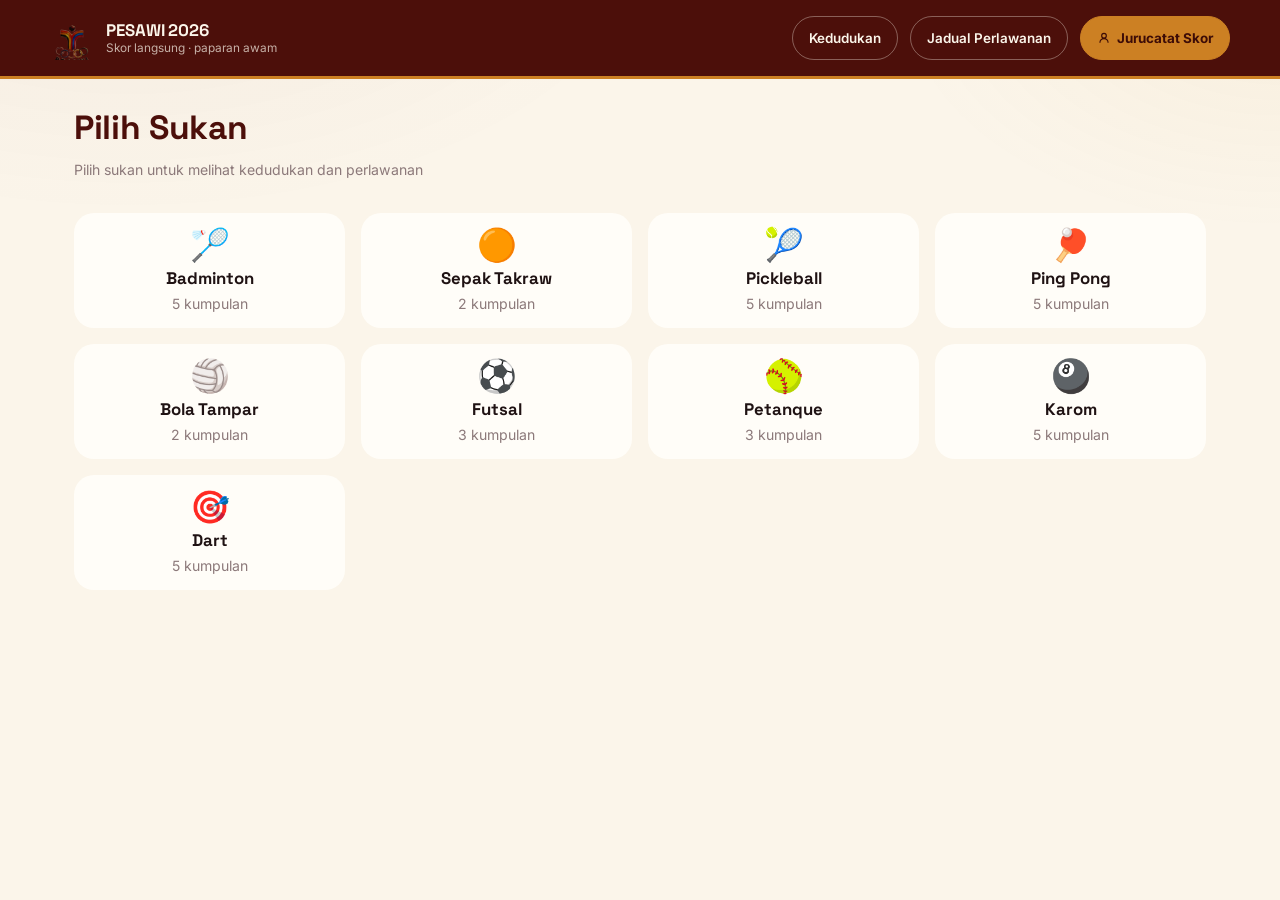
<file: sports-index.html>
<!DOCTYPE html>
<html lang="ms">
<head>
<meta charset="UTF-8" />
<meta name="viewport" content="width=device-width, initial-scale=1" />
<title>Pilih Sukan — PESAWI 2026</title>
<link rel="preconnect" href="https://fonts.googleapis.com">
<link rel="preconnect" href="https://fonts.gstatic.com" crossorigin>
<link href="https://fonts.googleapis.com/css2?family=Space+Grotesk:wght@500;600;700&family=Inter:wght@400;500;600;700&display=swap" rel="stylesheet">
<link rel="stylesheet" href="styles.css">
</head>
<body>

<header class="site-header">
  <div class="wrap site-header__row">
    <a class="brand" href="index.html" style="text-decoration:none;">
      <img class="brand__mark" src="assets/pesawi-icon.png" alt="Logo PESAWI" style="width:auto;height:44px;border-radius:0;background:none;object-fit:contain;" />
      <div class="brand__text">
        <span class="brand__title">PESAWI 2026</span>
        <span class="brand__sub">Skor langsung · paparan awam</span>
      </div>
    </a>
    <div class="nav-actions">
      <a class="nav-link" href="standings.html">Kedudukan</a>
      <a class="nav-link" href="schedule.html">Jadual Perlawanan</a>
      <a class="nav-link nav-link--gold" href="admin.html">
        <svg viewBox="0 0 24 24" width="14" height="14" fill="none" stroke="currentColor" stroke-width="2"><path d="M12 12a4 4 0 1 0 0-8 4 4 0 0 0 0 8ZM5 20a7 7 0 0 1 14 0"/></svg>
        Jurucatat Skor
      </a>
    </div>
  </div>
</header>

<main class="wrap">
  <!-- Mirrors admin.html's Hub view-swapping pattern (hubMainView/
       hubCategoryView) as closely as possible: same underlying grid ->
       category-picker logic, public styling, different destination
       (sport.html instead of admin-sport.html). -->
  <div id="pickerMainView">
    <div class="standings-lead">
      <h1 class="page-title">Pilih Sukan</h1>
      <p class="muted">Pilih sukan untuk melihat kedudukan dan perlawanan</p>
    </div>
    <div id="pickerSportGrid" class="sport-breakdown-grid" style="padding-bottom:var(--sp-7);"></div>
  </div>

  <div id="pickerCategoryView" style="display:none;">
    <button class="btn btn--ghost btn--sm" id="pickerBackBtn" type="button" style="margin:var(--sp-5) 0;">← Kembali</button>
    <div class="standings-lead" style="padding-top:0;">
      <h1 class="page-title" id="pickerCategoryHeading">Sukan</h1>
      <p class="muted">Pilih kumpulan</p>
    </div>
    <div id="pickerCategoryGrid" class="sport-breakdown-grid" style="padding-bottom:var(--sp-7);"></div>
  </div>
</main>

<script src="mock-data.js"></script>
<script>
(function(){
  function scoringFormatLabel(sport){
    if(sport.scoringType === 'sets') return 'Format set';
    if(sport.scoringType === 'countdown') return `Countdown ${sport.startValue}`;
    return 'Mata terkumpul';
  }

  function sportCardHTML(s){
    const subtitle = (s.categories && s.categories.length)
      ? `${s.categories.length} kumpulan`
      : scoringFormatLabel(s);
    return `
    <button class="card sport-breakdown-card" data-sport="${s.id}" type="button" style="align-items:center; text-align:center; gap:6px;">
      <span style="font-size:2rem; line-height:1;">${s.icon}</span>
      <span class="section-title">${s.label}</span>
      <span class="muted">${subtitle}</span>
    </button>`;
  }

  function showMainView(){
    document.getElementById('pickerCategoryView').style.display = 'none';
    document.getElementById('pickerMainView').style.display = 'block';
  }

  // branches on categories truthiness rather than assuming every sport
  // always has one — currently all 9 do, but this stays correct if that
  // ever changes, same defensive pattern as the Admin Hub it mirrors
  function showCategoryView(meta){
    document.getElementById('pickerCategoryHeading').textContent = meta.label;
    const grid = document.getElementById('pickerCategoryGrid');
    grid.innerHTML = meta.categories.map(c => `
      <button class="card sport-breakdown-card" data-category="${c.id}" type="button" style="align-items:center; text-align:center;">
        <span class="section-title">${c.label}</span>
      </button>`).join('');
    // reassigned fresh each time this view is entered — safe against
    // duplicate-listener buildup, same pattern as the Admin Hub's own
    // category grid
    grid.onclick = e => {
      const btn = e.target.closest('[data-category]');
      if(!btn) return;
      location.href = `sport.html?sport=${meta.id}&category=${btn.dataset.category}`;
    };
    document.getElementById('pickerMainView').style.display = 'none';
    document.getElementById('pickerCategoryView').style.display = 'block';
  }

  document.getElementById('pickerSportGrid').innerHTML = SPORTS.map(sportCardHTML).join('');
  document.getElementById('pickerSportGrid').addEventListener('click', e => {
    const btn = e.target.closest('[data-sport]');
    if(!btn) return;
    const meta = sportMeta(btn.dataset.sport);
    if(meta.categories && meta.categories.length){
      showCategoryView(meta);
    } else {
      location.href = `sport.html?sport=${meta.id}`;
    }
  });
  document.getElementById('pickerBackBtn').addEventListener('click', showMainView);
})();
</script>
</body>
</html>
</file>
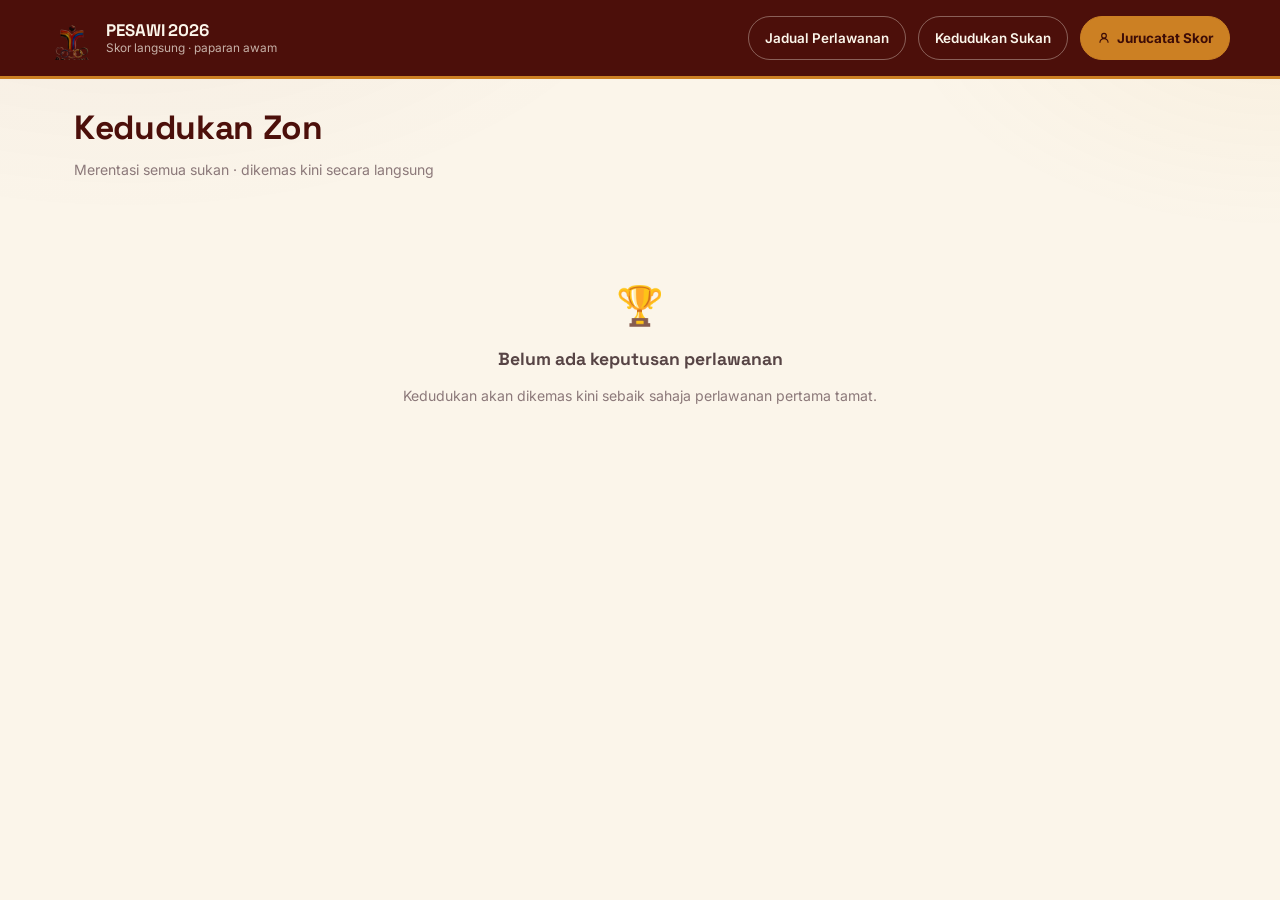
<file: standings.html>
<!DOCTYPE html>
<html lang="ms">
<head>
<meta charset="UTF-8" />
<meta name="viewport" content="width=device-width, initial-scale=1" />
<title>Kedudukan Zon — PESAWI 2026</title>
<link rel="preconnect" href="https://fonts.googleapis.com">
<link rel="preconnect" href="https://fonts.gstatic.com" crossorigin>
<link href="https://fonts.googleapis.com/css2?family=Space+Grotesk:wght@500;600;700&family=Inter:wght@400;500;600;700&display=swap" rel="stylesheet">
<link rel="stylesheet" href="styles.css">
</head>
<body>

<header class="site-header">
  <div class="wrap site-header__row">
    <a class="brand" href="index.html" style="text-decoration:none;">
      <img class="brand__mark" src="assets/pesawi-icon.png" alt="Logo PESAWI" style="width:auto;height:44px;border-radius:0;background:none;object-fit:contain;" />
      <div class="brand__text">
        <span class="brand__title">PESAWI 2026</span>
        <span class="brand__sub">Skor langsung · paparan awam</span>
      </div>
    </a>
    <div class="nav-actions">
      <a class="nav-link" href="schedule.html">Jadual Perlawanan</a>
      <a class="nav-link" href="sports-index.html">Kedudukan Sukan</a>
      <a class="nav-link nav-link--gold" href="admin.html">
        <svg viewBox="0 0 24 24" width="14" height="14" fill="none" stroke="currentColor" stroke-width="2"><path d="M12 12a4 4 0 1 0 0-8 4 4 0 0 0 0 8ZM5 20a7 7 0 0 1 14 0"/></svg>
        Jurucatat Skor
      </a>
    </div>
  </div>
</header>

<main class="wrap">
  <div class="standings-lead">
    <h1 class="page-title">Kedudukan Zon</h1>
    <p class="muted">Merentasi semua sukan · dikemas kini secara langsung</p>
  </div>

  <div id="leaderboardArea"></div>

  <section id="breakdownSection">
    <h2 class="section-title" style="padding-bottom:var(--sp-4);">Pecahan Mengikut Sukan</h2>
    <div class="sport-breakdown-grid" id="breakdownGrid"></div>
  </section>
</main>

<script src="mock-data.js"></script>
<script>
(function(){
  // ZONES, ZONE_COLORS/zoneColor(), getAllEvents(), computeEventStandings(),
  // and assignMedals() now all live in mock-data.js (shared with sport.html
  // and, for the tie-aggregation math underneath, admin.html/admin-sport.html)

  // Every one of the 15 real events' own standings, computed once per
  // render and reused by both the medal tally and the breakdown cards
  // below — computeEventStandings() already routes tie-aggregated sports
  // (Badminton/Pickleball/Ping Pong/Karom/Dart) through the virtual-match
  // path and everything else through a plain filtered computeStandings(),
  // so this is correct for all 15 without special-casing here.
  function computeAllEventStandings(matches){
    return getAllEvents().map(event => ({
      event,
      standings: computeEventStandings(event.sportId, event.category, matches),
    }));
  }

  // Overall medal count per zone, built from assignMedals() run on each
  // event's own standings — every zone in ZONES is always included (even
  // at 0-0-0), so a zone that hasn't medalled yet still gets a real row
  // rather than disappearing from the table.
  function medalTally(allEventStandings){
    const tally = {};
    ZONES.forEach(z => { tally[z] = { name:z, gold:0, silver:0, bronze:0 }; });
    allEventStandings.forEach(({ standings }) => {
      const medals = assignMedals(standings);
      ['gold','silver','bronze'].forEach(key => {
        const zone = medals[key];
        if(zone && tally[zone]) tally[zone][key]++;
      });
    });
    // Emas -> Perak -> Gangsa -> name, standard medal-table convention —
    // NOT sorted by Jumlah first. A zone with more golds outranks one
    // with a bigger total but fewer golds (see the summary for a real
    // seed-data example where this actually changes the row order).
    return Object.values(tally)
      .map(t => ({ ...t, total: t.gold + t.silver + t.bronze }))
      .sort((x,y) => y.gold - x.gold || y.silver - x.silver || y.bronze - x.bronze || x.name.localeCompare(y.name));
  }

  function medalTableHTML(tally){
    const rows = tally.map((t,i) => {
      const rank = i+1;
      return `
      <tr class="standings-row${rank===1 ? ' is-leader' : ''}">
        <td data-label="Kedudukan"><span class="rank-badge">#${rank}</span>${rank===1 ? ' 🏆' : ''}</td>
        <td data-label="Pasukan"><span class="house-name"><span class="house-dot" style="background:${zoneColor(t.name)}"></span>${escapeHtml(t.name)}</span></td>
        <td data-label="Emas">${t.gold}</td>
        <td data-label="Perak">${t.silver}</td>
        <td data-label="Gangsa">${t.bronze}</td>
        <td data-label="Jumlah" class="standings-points">${t.total}</td>
      </tr>`;
    }).join('');
    return `
    <div class="card standings-card">
      <table class="standings-table">
        <thead>
          <tr><th>Kedudukan</th><th>Pasukan</th><th>Emas</th><th>Perak</th><th>Gangsa</th><th>Jumlah</th></tr>
        </thead>
        <tbody>${rows}</tbody>
      </table>
    </div>`;
  }

  // standings here are already scoped to this one event (computeEventStandings()
  // filtered to it before calling computeStandings()), so h.wins/draws/losses
  // ARE this event's own tally directly — no perSport lookup needed.
  function breakdownCardHTML(event, standings){
    const meta = sportMeta(event.sportId);
    const rows = standings.map(h => `
      <li class="sport-breakdown-row">
        <span class="house-name"><span class="house-dot" style="background:${zoneColor(h.name)}"></span>${escapeHtml(h.name)}</span>
        <span class="wdl">${h.wins}-${h.draws}-${h.losses}</span>
      </li>`).join('');
    return `
    <div class="card sport-breakdown-card">
      <div class="sport-breakdown-card__head">
        <span class="sport-icon">${meta.icon}</span>
        <span class="section-title">${sportDisplayLabel(event.sportId, event.category)}</span>
      </div>
      <ul class="sport-breakdown-list">${rows}</ul>
    </div>`;
  }

  function emptyStateHTML(){
    return `<div class="empty-state">
      <div class="empty-state__icon">🏆</div>
      <div class="empty-state__title">Belum ada keputusan perlawanan</div>
      <p class="muted">Kedudukan akan dikemas kini sebaik sahaja perlawanan pertama tamat.</p>
    </div>`;
  }

  function loadingHTML(){
    return `<div class="standings-loading">` + Array.from({length:4}).map(() => `
      <div class="skeleton-card" style="height:52px; display:flex; align-items:center; padding:0 var(--sp-5);">
        <div class="skeleton-line" style="width:50%;height:16px;"></div>
      </div>`).join('') + `</div>`;
  }

  function render(matches){
    const leaderboardArea = document.getElementById('leaderboardArea');
    const breakdownSection = document.getElementById('breakdownSection');
    const breakdownGrid = document.getElementById('breakdownGrid');

    const allEventStandings = computeAllEventStandings(matches);
    const tally = medalTally(allEventStandings);

    // "no results anywhere" now means every zone's medal total is 0, not
    // "computeStandings() on the raw match list is empty" — the two used
    // to be equivalent when this page only had the old W/D/L leaderboard,
    // but they're not the same question anymore.
    if(tally.every(t => t.total === 0)){
      leaderboardArea.innerHTML = emptyStateHTML();
      breakdownSection.style.display = 'none';
      return;
    }

    leaderboardArea.innerHTML = medalTableHTML(tally);

    const eventsWithResults = allEventStandings.filter(({ standings }) => standings.length > 0);
    if(eventsWithResults.length === 0){
      breakdownSection.style.display = 'none';
    } else {
      breakdownSection.style.display = 'block';
      breakdownGrid.innerHTML = eventsWithResults.map(({ event, standings }) => breakdownCardHTML(event, standings)).join('');
    }
  }

  // ---- initial load: show skeletons briefly, then subscribe (mimics an
  // initial Firestore fetch before onSnapshot starts pushing updates) ----
  document.getElementById('breakdownSection').style.display = 'none';
  document.getElementById('leaderboardArea').innerHTML = loadingHTML();
  setTimeout(() => {
    MatchStore.subscribe(matches => { render(matches); });
  }, 650);
})();
</script>
</body>
</html>
</file>
<file: styles.css>
/* ================================================================
   PESAWI 2026 — SHARED DESIGN SYSTEM
   Colors sampled directly from the real PESAWI logo (not guessed).
   Red family (maroon + ink) shares one hue (~355-5deg); gold accent
   sits at ~33deg for contrast. See pesawi-palette.png for swatches.
   ================================================================ */
:root{
  /* --- Brand color family (from logo's red band) --- */
  --maroon-900:#3D0C07;
  --maroon-800:#4C0F0A;
  --maroon-700:#72160E;
  --maroon-600:#87241B;
  --maroon-500:#9E382F;
  --maroon-100:#F0D5D3;

  /* --- Warm neutrals (from logo's black outline) --- */
  --cream-100:#FBF5EA;
  --cream-050:#FFFDF8;
  --ink-900:#1A1111;
  --ink-800:#1F1213;
  --ink-600:#574445;
  --ink-400:#8C797A;
  --line:rgba(31,18,19,0.10);
  --line-strong:rgba(31,18,19,0.18);

  /* --- Gold accent (from logo's gold band, brightened — source photo was underexposed) --- */
  --gold-600:#9E5E10;
  --gold-500:#CC8023;
  --gold-300:#E6AD67;
  --gold-100:#F7E1C6;

  /* --- Status colors --- */
  --live:#D93B3B;
  --live-bg:rgba(217,59,59,0.10);
  --upcoming-bg:var(--gold-100);
  --finished-bg:rgba(43,27,20,0.06);
  --finished-ink:var(--ink-400);

  /* --- House colors (standings) --- */
  --house-merah:#B83A33;
  --house-biru:#3F71A6;
  --house-kuning:#8A6B12;
  --house-hijau:#368048;

  /* --- Type --- */
  --font-display:'Space Grotesk', sans-serif;
  --font-body:'Inter', sans-serif;

  /* --- Spacing --- */
  --sp-1:4px; --sp-2:8px; --sp-3:12px; --sp-4:16px; --sp-5:24px;
  --sp-6:32px; --sp-7:48px; --sp-8:64px;

  /* --- Radius / shadow --- */
  --r-sm:8px; --r-md:14px; --r-lg:20px; --r-xl:26px;
  --shadow-card: 0 10px 28px -14px rgba(74,29,29,0.22), 0 2px 6px -2px rgba(74,29,29,0.10);
  --shadow-pop: 0 30px 70px -24px rgba(36,22,17,0.45);
}

*,*::before,*::after{ box-sizing:border-box; }
html{ -webkit-text-size-adjust:100%; }
body{
  margin:0;
  background:var(--cream-100);
  color:var(--ink-800);
  font-family:var(--font-body);
  font-size:16px;
  line-height:1.5;
  -webkit-font-smoothing:antialiased;
}
img,svg{ display:block; max-width:100%; }
button,input,select{ font-family:inherit; font-size:inherit; }
button{ cursor:pointer; }
a{ color:inherit; text-decoration:none; }
h1,h2,h3,p,ul{ margin:0; }
ul{ list-style:none; padding:0; }

:focus-visible{ outline:2px solid var(--gold-600); outline-offset:2px; border-radius:4px; }

.wrap{ max-width:1180px; margin:0 auto; padding:0 var(--sp-5); }

/* subtle ambient warmth in the background, no imagery */
body::before{
  content:''; position:fixed; inset:0; z-index:-1; pointer-events:none;
  background:
    radial-gradient(900px 480px at 10% -8%, rgba(107,42,42,0.05), transparent 60%),
    radial-gradient(700px 420px at 100% 0%, rgba(200,147,43,0.06), transparent 55%);
}

/* ================================================================
   TYPE HELPERS
   ================================================================ */
.eyebrow{
  font-family:var(--font-body); font-weight:600; font-size:0.72rem;
  letter-spacing:0.12em; text-transform:uppercase; color:var(--ink-400);
}
.page-title{
  font-family:var(--font-display); font-weight:700; letter-spacing:-0.01em;
  font-size:clamp(1.5rem,3vw,2.1rem); color:var(--maroon-800);
}
.section-title{
  font-family:var(--font-display); font-weight:700; font-size:1.05rem; color:var(--ink-800);
}
.muted{ color:var(--ink-400); font-size:0.88rem; }

/* ================================================================
   HEADER / NAV  (shared shape, brand-colored variants per page)
   ================================================================ */
.site-header{
  position:sticky; top:0; z-index:30;
  background:var(--maroon-800);
  border-bottom:3px solid var(--gold-500);
}
.site-header__row{
  display:flex; align-items:center; justify-content:space-between;
  gap:var(--sp-4); padding:var(--sp-4) 0;
}
.brand{ display:flex; align-items:center; gap:var(--sp-3); color:var(--cream-100); }
.brand__mark{
  width:40px; height:40px; border-radius:50%;
  background:var(--gold-500); color:var(--maroon-900);
  font-family:var(--font-display); font-weight:800; font-size:0.95rem;
  display:flex; align-items:center; justify-content:center; flex-shrink:0;
}
.brand__text{ display:flex; flex-direction:column; gap:1px; line-height:1.2; }
.brand__title{ font-family:var(--font-display); font-weight:700; font-size:1.05rem; letter-spacing:-0.01em; }
.brand__sub{ font-size:0.74rem; color:rgba(251,245,234,0.7); }

.nav-actions{ display:flex; align-items:center; gap:var(--sp-3); }
.nav-link{
  font-size:0.84rem; font-weight:600; color:var(--cream-100);
  border:1px solid rgba(251,245,234,0.35); padding:9px 16px; border-radius:999px;
  min-height:44px; display:inline-flex; align-items:center; gap:6px; transition:background .15s ease;
}
.nav-link:hover{ background:rgba(251,245,234,0.1); }
.nav-link--gold{ background:var(--gold-500); color:var(--maroon-900); border-color:var(--gold-500); font-weight:700; }
.nav-link--gold:hover{ background:var(--gold-300); }

/* ================================================================
   BUTTONS
   ================================================================ */
.btn{
  display:inline-flex; align-items:center; justify-content:center; gap:8px;
  border:none; border-radius:var(--r-sm); padding:12px 20px;
  font-family:var(--font-body); font-weight:700; font-size:0.9rem;
  transition:transform .08s ease, box-shadow .15s ease, background .15s ease;
}
.btn:active{ transform:translateY(1px); }
.btn--primary{ background:var(--maroon-700); color:var(--cream-050); box-shadow:0 6px 16px -8px rgba(107,42,42,0.6); }
.btn--primary:hover{ background:var(--maroon-600); }
.btn--gold{ background:var(--gold-500); color:var(--maroon-900); }
.btn--gold:hover{ background:var(--gold-300); }
.btn--ghost{ background:transparent; color:var(--maroon-700); border:1.5px solid var(--line-strong); }
.btn--ghost:hover{ background:var(--maroon-100); }
.btn--danger{ background:transparent; color:var(--live); border:1.5px solid rgba(217,59,59,0.35); }
.btn--sm{ padding:8px 14px; font-size:0.8rem; min-height:44px; }
.btn--block{ width:100%; }
.btn:disabled{ opacity:0.45; cursor:not-allowed; transform:none; box-shadow:none; }

.btn--tiktok{
  background:#101010; color:#fff; border-radius:999px; padding:14px 26px;
  font-size:0.95rem; letter-spacing:0.01em;
  box-shadow:0 10px 24px -10px rgba(0,0,0,0.5);
  border-bottom:3px solid; border-image: linear-gradient(90deg,#25F4EE,#FE2C55) 1;
}
.btn--tiktok:hover{ background:#000; }
.btn--tiktok svg{ width:16px; height:16px; }
.btn--tiktok.is-disabled{
  background:var(--finished-bg); color:var(--ink-400); border-bottom-color:var(--line-strong);
  box-shadow:none; pointer-events:none;
}

.icon-btn{
  width:44px; height:44px; border-radius:10px; background:var(--cream-100);
  border:1.5px solid var(--line-strong); display:flex; align-items:center; justify-content:center;
  color:var(--maroon-700); font-family:var(--font-display); font-weight:800; font-size:1.1rem;
  transition:transform .08s ease, background .15s ease;
}
.icon-btn:hover{ background:var(--maroon-100); }
.icon-btn:active{ transform:scale(0.92); }
.icon-btn--minus{ color:var(--maroon-700); }
.icon-btn--plus{ background:var(--maroon-700); color:#fff; border-color:var(--maroon-700); }
.icon-btn--plus:hover{ background:var(--maroon-600); }

/* ================================================================
   BADGES / STATUS
   ================================================================ */
.badge{
  display:inline-flex; align-items:center; gap:6px;
  padding:5px 11px; border-radius:999px; font-size:0.7rem; font-weight:700;
  letter-spacing:0.06em; text-transform:uppercase; white-space:nowrap;
}
.badge--live{ background:var(--live-bg); color:var(--live); }
.badge--live .dot{ width:7px; height:7px; border-radius:50%; background:var(--live); position:relative; }
.badge--live .dot::after{
  content:''; position:absolute; inset:-4px; border-radius:50%; border:1.5px solid var(--live);
  animation:pulseRing 1.6s ease-out infinite;
}
@keyframes pulseRing{
  0%{ transform:scale(0.6); opacity:0.9; } 100%{ transform:scale(2.1); opacity:0; }
}
/* only LIVE keeps real color/weight — upcoming and finished are quiet text,
   no filled pill, no dot, same principle as the match-card redesign */
.badge--upcoming, .badge--finished{
  background:transparent; color:var(--ink-400); font-weight:600;
  text-transform:none; letter-spacing:normal; padding:5px 0;
}
.badge--upcoming .dot, .badge--finished .dot{ display:none; }

/* status ribbon on cards — same "only LIVE" rule: upcoming/finished are
   invisible rather than filled, so the ribbon never competes with the badge */
.ribbon{ height:4px; width:100%; border-radius:var(--r-lg) var(--r-lg) 0 0; }
.ribbon--live{ background:linear-gradient(90deg, var(--live), #F0837A); }
.ribbon--upcoming{ background:transparent; }
.ribbon--finished{ background:transparent; }

/* ================================================================
   CARDS
   ================================================================ */
.card{
  background:var(--cream-050); border:1px solid var(--line); border-radius:var(--r-lg);
  box-shadow:var(--shadow-card); overflow:hidden;
}
.match-card{
  display:flex; flex-direction:column; text-align:left; width:100%;
  border:none; box-shadow:none;
  transition:transform .12s ease;
}
.match-card:hover{ transform:translateY(-3px); }
.match-card:active{ transform:translateY(0); }
.match-card__body{ padding:var(--sp-4) var(--sp-4) var(--sp-5); display:flex; flex-direction:column; gap:var(--sp-3); }
.match-card__top{ display:flex; align-items:center; justify-content:space-between; gap:var(--sp-3); }
.sport-tag{ display:flex; align-items:center; gap:8px; font-weight:700; font-size:0.88rem; }
.sport-icon{
  width:22px; height:22px;
  display:flex; align-items:center; justify-content:center; font-size:1.05rem; flex-shrink:0;
}
.match-card__teams{ display:flex; align-items:center; justify-content:space-between; gap:var(--sp-3); }
.team-name{ font-family:var(--font-display); font-weight:700; font-size:0.98rem; flex:1; line-height:1.2; }
.team-name--b{ text-align:right; }
.score-display{
  font-family:var(--font-display); font-weight:700; font-variant-numeric:tabular-nums;
  color:var(--ink-800); line-height:1;
}
.score-display--card{ font-size:2.5rem; display:flex; align-items:center; gap:10px; }
.score-display--card .vs-sep{ color:var(--ink-400); font-size:1.1rem; font-weight:500; }
.match-card__meta{ display:flex; align-items:center; gap:var(--sp-3); font-size:0.78rem; color:var(--ink-400); flex-wrap:wrap; }
.match-card__meta svg{ width:13px; height:13px; opacity:0.8; }
.meta-item{ display:flex; align-items:center; gap:5px; }

/* schedule.html's stacked full-width row card — was previously undefined
   (all layout came from inline styles), which meant it silently inherited
   .card's border+shadow instead of actually being flat. Same cancellation
   + hover/press feedback as .match-card, kept as its own rule since the
   two cards have different internal layouts. */
.match-card-row{ border:none; box-shadow:none; transition:transform .12s ease; }
.match-card-row:hover{ transform:translateY(-3px); }
.match-card-row:active{ transform:translateY(0); }

/* ================================================================
   FILTER BAR / CHIPS
   ================================================================ */
.filter-bar{ display:flex; flex-direction:column; gap:var(--sp-3); padding:var(--sp-5) 0 var(--sp-4); }
.filter-row{ display:flex; align-items:center; gap:var(--sp-3); flex-wrap:wrap; }
.chip-row{ display:flex; gap:8px; flex-wrap:wrap; overflow-x:auto; padding-bottom:2px; }
.chip{
  background:var(--cream-050); border:1.5px solid var(--line-strong); color:var(--ink-600);
  font-size:0.82rem; font-weight:600; padding:8px 15px; border-radius:999px; white-space:nowrap;
  min-height:44px; display:flex; flex-direction:column; align-items:center; justify-content:center; line-height:1.25;
}
.chip small{ font-weight:500; font-size:0.68rem; opacity:0.75; }
.chip.is-active{ background:var(--maroon-700); border-color:var(--maroon-700); color:#fff; }
.chip.is-live::after{ content:''; }

.select-field{
  position:relative; display:inline-flex; align-items:center;
}
select.input{ padding-right:34px; appearance:none; -webkit-appearance:none; }
.select-field svg{ position:absolute; right:12px; pointer-events:none; width:14px; height:14px; color:var(--ink-400); }

/* ================================================================
   FORMS
   ================================================================ */
.field{ display:flex; flex-direction:column; gap:6px; }
.field label{ font-size:0.78rem; font-weight:700; color:var(--ink-600); }
.input{
  background:var(--cream-100); border:1.5px solid var(--line-strong); border-radius:var(--r-sm);
  padding:12px 14px; color:var(--ink-800); width:100%; min-height:44px;
}
.input:focus{ outline:none; border-color:var(--maroon-500); background:var(--cream-050); }
.input::placeholder{ color:var(--ink-400); }
.field-row{ display:grid; grid-template-columns:1fr 1fr; gap:var(--sp-4); }
.field-error{ font-size:0.76rem; color:var(--live); }
.field-hint{ font-size:0.76rem; color:var(--ink-400); }

/* ================================================================
   EMPTY / LOADING STATES
   ================================================================ */
.empty-state{
  display:flex; flex-direction:column; align-items:center; text-align:center; gap:var(--sp-3);
  padding:var(--sp-8) var(--sp-4); color:var(--ink-400);
}
.empty-state__icon{ font-size:2.4rem; }
.empty-state__title{ font-family:var(--font-display); font-weight:700; color:var(--ink-600); font-size:1.1rem; }

.skeleton-card{ border-radius:var(--r-lg); background:var(--cream-050); border:1px solid var(--line); padding:var(--sp-5); height:172px; overflow:hidden; }
.skeleton-line{
  border-radius:6px; background:linear-gradient(90deg, var(--line) 25%, var(--line-strong) 37%, var(--line) 63%);
  background-size:400% 100%; animation:shimmer 1.4s ease infinite;
}
@keyframes shimmer{ 0%{ background-position:100% 0; } 100%{ background-position:0 0; } }

/* ================================================================
   MODAL / OVERLAY  (match detail + admin forms)
   ================================================================ */
.overlay{
  position:fixed; inset:0; background:rgba(36,22,17,0.55);
  display:flex; align-items:flex-end; justify-content:center; z-index:60;
  opacity:0; pointer-events:none; transition:opacity .18s ease;
}
.overlay.is-open{ opacity:1; pointer-events:auto; }
.modal{
  background:var(--cream-100); width:100%; max-width:620px; max-height:92vh; overflow-y:auto;
  border-radius:var(--r-xl) var(--r-xl) 0 0; box-shadow:var(--shadow-pop);
  transform:translateY(24px); transition:transform .2s ease;
}
.overlay.is-open .modal{ transform:translateY(0); }
@media (min-width:720px){
  .overlay{ align-items:center; }
  .modal{ border-radius:var(--r-xl); }
}
.modal__head{ display:flex; align-items:center; justify-content:space-between; padding:var(--sp-4) var(--sp-5); border-bottom:1px solid var(--line); position:sticky; top:0; background:var(--cream-100); z-index:2; }
.modal__close{
  background:none; border:none; color:var(--ink-400); font-size:1.4rem; line-height:1;
  width:44px; height:44px; display:flex; align-items:center; justify-content:center; flex-shrink:0;
}
.modal__body{ padding:var(--sp-5); }

/* ================================================================
   MATCH DETAIL (public)
   ================================================================ */
.detail-scoreboard{ background:var(--maroon-800); border-radius:var(--r-lg); padding:var(--sp-6) var(--sp-5); color:var(--cream-100); text-align:center; }
.detail-teams{ display:grid; grid-template-columns:1fr auto 1fr; align-items:center; gap:var(--sp-4); }
.detail-team-name{ font-family:var(--font-display); font-weight:700; font-size:clamp(1rem,3vw,1.3rem); }
.detail-score{ font-family:var(--font-display); font-weight:700; font-size:clamp(3.4rem,11vw,5.2rem); color:var(--gold-300); line-height:1; }
.detail-sep{ color:rgba(251,245,234,0.4); font-size:1.4rem; padding:0 6px; }
.detail-meta-row{ display:flex; justify-content:center; gap:var(--sp-5); margin-top:var(--sp-5); flex-wrap:wrap; }
.detail-meta-item{ display:flex; align-items:center; gap:7px; font-size:0.84rem; color:rgba(251,245,234,0.85); }
.detail-meta-item svg{ width:15px; height:15px; }
.detail-actions{ display:flex; flex-direction:column; align-items:center; gap:var(--sp-2); margin-top:var(--sp-6); }

/* ================================================================
   ADMIN — LOGIN
   ================================================================ */
.login-screen{ min-height:calc(100vh - 68px); display:flex; align-items:center; justify-content:center; padding:var(--sp-5); }
.login-card{ width:100%; max-width:400px; padding:var(--sp-6) var(--sp-5); display:flex; flex-direction:column; gap:var(--sp-4); }
.login-card__head{ text-align:center; display:flex; flex-direction:column; gap:var(--sp-2); margin-bottom:var(--sp-2); }
.login-card__mark{ width:52px; height:52px; border-radius:50%; background:var(--maroon-700); color:var(--gold-300); display:flex; align-items:center; justify-content:center; margin:0 auto; font-family:var(--font-display); font-weight:800; }
.login-hint{ background:var(--gold-100); border:1px dashed var(--gold-500); border-radius:var(--r-sm); padding:var(--sp-3); font-size:0.78rem; color:var(--gold-600); text-align:center; }

/* ================================================================
   ADMIN — MATCH MANAGEMENT
   ================================================================ */
.admin-toolbar{ display:flex; align-items:center; justify-content:space-between; gap:var(--sp-4); flex-wrap:wrap; padding:var(--sp-5) 0; }
.admin-match{ border:none; box-shadow:none; display:flex; flex-direction:column; gap:var(--sp-4); padding:var(--sp-4) var(--sp-5); }
.admin-match__top{ display:flex; align-items:flex-start; justify-content:space-between; gap:var(--sp-4); flex-wrap:wrap; }
.admin-match__info{ display:flex; gap:var(--sp-3); align-items:center; }
.admin-match__names{ display:flex; flex-direction:column; gap:2px; }
.admin-match__names strong{ font-family:var(--font-display); font-size:1rem; }
.admin-match__meta{ font-size:0.78rem; color:var(--ink-400); }

.segmented{ display:inline-flex; background:var(--cream-100); border:1px solid var(--line-strong); border-radius:999px; padding:3px; }
.segmented button{
  border:none; background:none; padding:7px 14px; border-radius:999px; font-size:0.76rem;
  font-weight:700; letter-spacing:0.03em; text-transform:uppercase; color:var(--ink-400);
  min-height:44px; display:inline-flex; align-items:center; justify-content:center;
}
.segmented button.is-active[data-status="live"]{ background:var(--live); color:#fff; }
.segmented button.is-active[data-status="upcoming"]{ background:var(--gold-500); color:var(--maroon-900); }
.segmented button.is-active[data-status="finished"]{ background:var(--ink-600); color:#fff; }

.score-panel{ display:flex; align-items:center; justify-content:space-between; gap:var(--sp-5); background:var(--cream-100); border-radius:var(--r-md); padding:var(--sp-4); flex-wrap:wrap; }
/* three-column sets layout: team columns share remaining width equally,
   center (×/+ Tambah Set) stays sized to its own content. Team columns
   use justify-self (not width:100%+text-align) so they sit at the edge
   of their 1fr track without stretching — stretching would leave their
   already-left-aligned content bunched toward the middle instead. */
.sets-columns{ display:grid; grid-template-columns:1fr auto 1fr; align-items:start; gap:var(--sp-7); width:100%; }
.sets-columns__team--a{ justify-self:start; }
.sets-columns__team--b{ justify-self:end; }
.score-control{ display:flex; flex-direction:column; align-items:center; gap:8px; flex:1; min-width:140px; }
.score-control__team{ font-size:0.78rem; font-weight:700; color:var(--ink-600); text-align:center; }
.score-control__row{ display:flex; align-items:center; gap:10px; }
.score-control__value{ font-family:var(--font-display); font-weight:700; font-size:2rem; min-width:52px; text-align:center; }
.score-set{ display:flex; gap:6px; align-items:center; }
.score-set input{ width:56px; text-align:center; padding:8px; }

.admin-match__actions{ display:flex; gap:var(--sp-3); padding-top:var(--sp-3); border-top:1px solid var(--line); }

/* ================================================================
   TOAST
   ================================================================ */
.toast-stack{ position:fixed; bottom:var(--sp-5); left:50%; transform:translateX(-50%); z-index:80; display:flex; flex-direction:column; gap:8px; align-items:center; }
.toast{
  background:var(--ink-800); color:var(--cream-050); padding:12px 20px; border-radius:999px;
  font-size:0.84rem; font-weight:600; box-shadow:var(--shadow-pop); display:flex; align-items:center; gap:8px;
  animation:toastIn .2s ease;
}
.toast svg{ width:15px; height:15px; color:var(--gold-300); }
@keyframes toastIn{ from{ opacity:0; transform:translateY(8px); } to{ opacity:1; transform:translateY(0); } }

/* ================================================================
   GRID / RESPONSIVE
   ================================================================ */
.match-grid{ display:grid; grid-template-columns:repeat(auto-fill, minmax(300px,1fr)); gap:var(--sp-5); padding-bottom:var(--sp-7); }
.admin-list{ display:flex; flex-direction:column; gap:var(--sp-4); padding-bottom:var(--sp-7); }

@media (max-width:640px){
  .field-row{ grid-template-columns:1fr; }
  .detail-teams{ grid-template-columns:1fr; gap:var(--sp-2); }
  .detail-sep{ display:none; }
  .score-panel{ flex-direction:column; }
  .admin-match__top{ flex-direction:column; }
  .sets-columns{ grid-template-columns:1fr; }
  .sets-columns__team--a, .sets-columns__team--b{ justify-self:stretch; }
}

/* ================================================================
   STANDINGS
   ================================================================ */
.standings-lead{ padding:var(--sp-5) 0 var(--sp-6); display:flex; flex-direction:column; gap:6px; }
.standings-card{ padding:0; margin-bottom:var(--sp-7); }
.standings-table{ width:100%; border-collapse:collapse; }
.standings-table th{
  text-align:left; font-size:0.72rem; font-weight:700; letter-spacing:0.06em; text-transform:uppercase;
  color:var(--ink-400); padding:var(--sp-3) var(--sp-4); border-bottom:1px solid var(--line);
}
/* row-to-row separation comes from generous padding, not a border on every
   row — the header keeps one divider as a single structural anchor */
.standings-table td{ padding:var(--sp-5) var(--sp-4); font-weight:600; }
.standings-row.is-leader{ background:var(--gold-100); }
.rank-badge{ font-family:var(--font-display); font-weight:700; color:var(--ink-600); }
.house-name{ display:flex; align-items:center; gap:10px; font-family:var(--font-display); font-weight:700; }
.house-dot{ width:12px; height:12px; border-radius:50%; flex-shrink:0; }
.standings-points{ font-family:var(--font-display); font-weight:700; font-size:1.2rem; color:var(--ink-800); }

.sport-breakdown-grid{ display:grid; grid-template-columns:repeat(auto-fill, minmax(260px,1fr)); gap:var(--sp-4); padding-bottom:var(--sp-7); }
.sport-breakdown-card{ border:none; box-shadow:none; padding:var(--sp-4) var(--sp-5); display:flex; flex-direction:column; gap:var(--sp-3); }
.sport-breakdown-card__head{ display:flex; align-items:center; gap:10px; }
.sport-breakdown-list{ display:flex; flex-direction:column; gap:10px; }
.sport-breakdown-row{ display:flex; align-items:center; justify-content:space-between; font-size:0.88rem; }
.sport-breakdown-row .wdl{ font-family:var(--font-display); font-weight:700; font-variant-numeric:tabular-nums; color:var(--ink-600); }

.standings-loading{ display:flex; flex-direction:column; gap:var(--sp-3); padding-bottom:var(--sp-7); }

@media (max-width:640px){
  .standings-table thead{ display:none; }
  .standings-table, .standings-table tbody, .standings-table tr, .standings-table td{ display:block; width:100%; }
  .standings-table tr{ padding:var(--sp-4) var(--sp-4); }
  .standings-table td{ display:flex; align-items:center; justify-content:space-between; padding:6px 0; border-bottom:none; }
  .standings-table td::before{ content:attr(data-label); font-size:0.7rem; font-weight:700; letter-spacing:0.05em; text-transform:uppercase; color:var(--ink-400); }
  .standings-table td[data-label="Pasukan"]::before{ display:none; }
}

@media (prefers-reduced-motion: reduce){
  *{
    animation-duration:0.001s !important; transition-duration:0.001s !important;
    animation-iteration-count:1 !important;
  }
}
</file>
